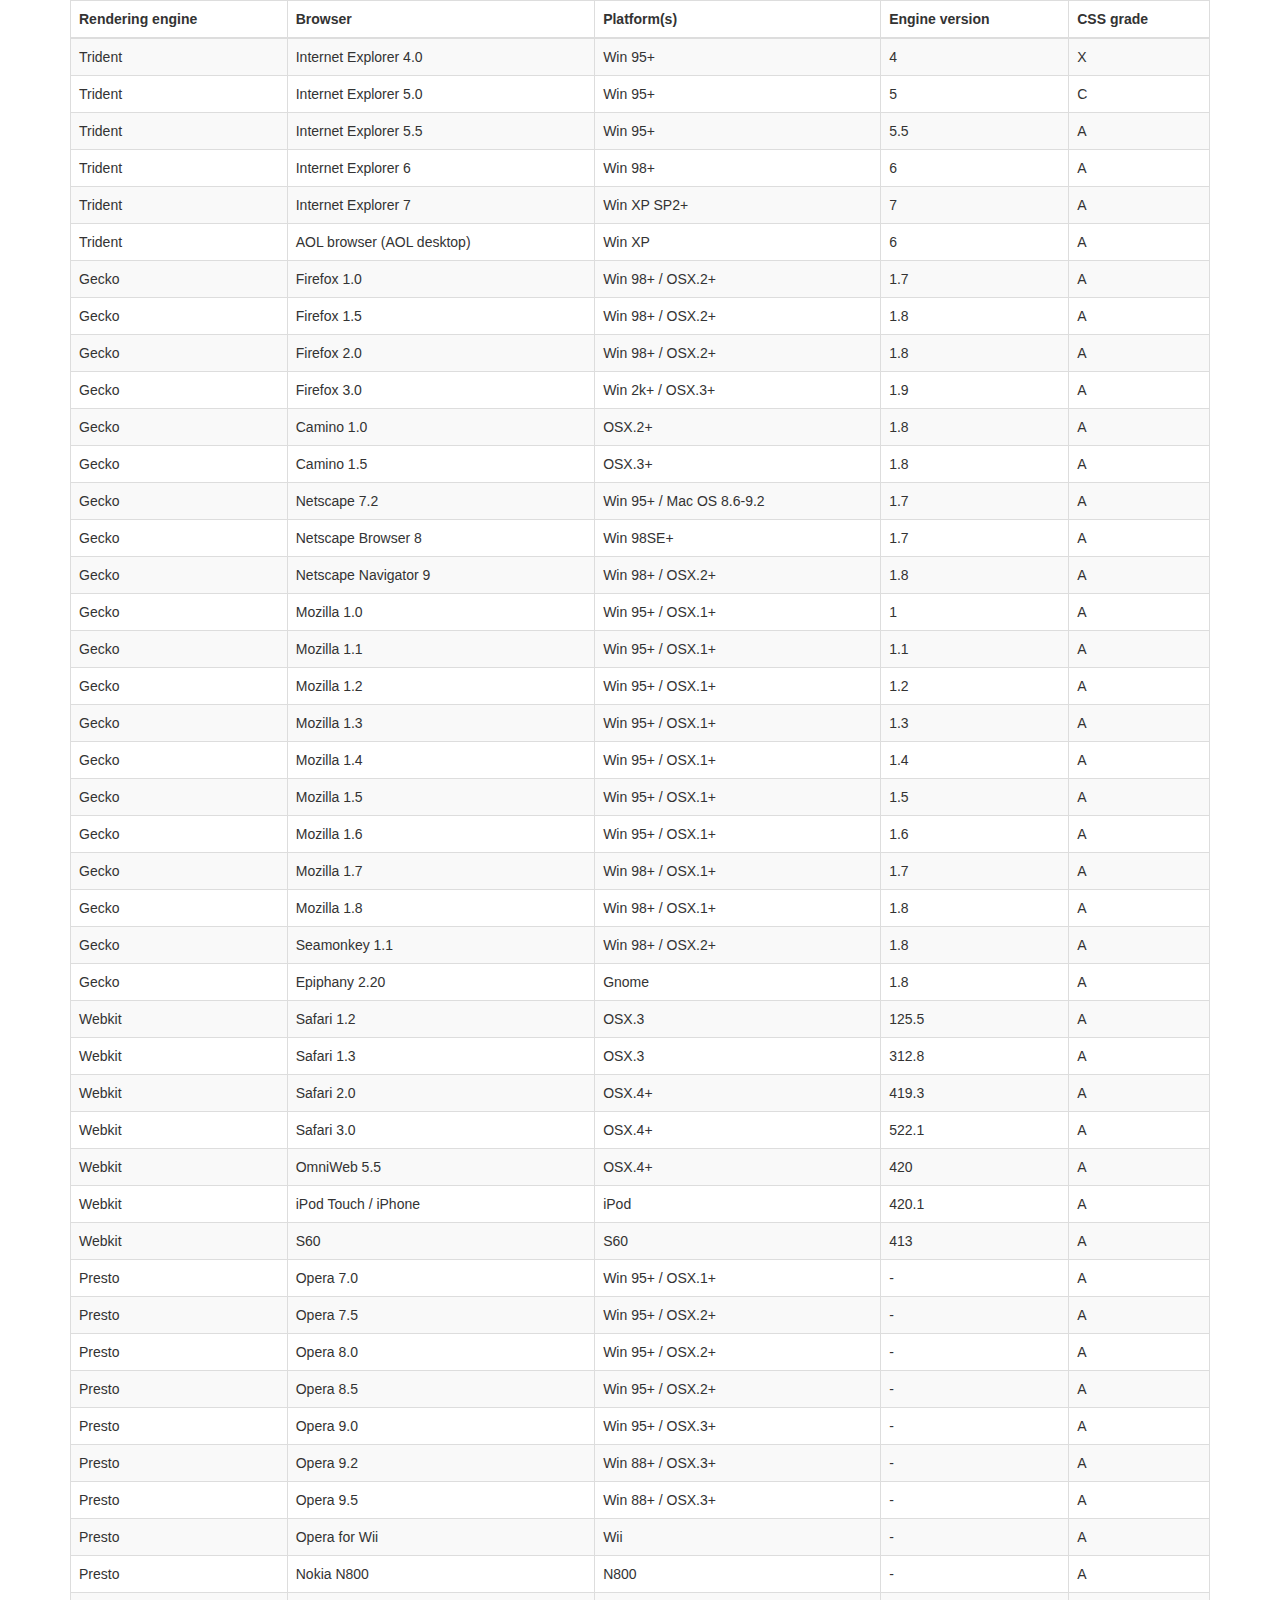
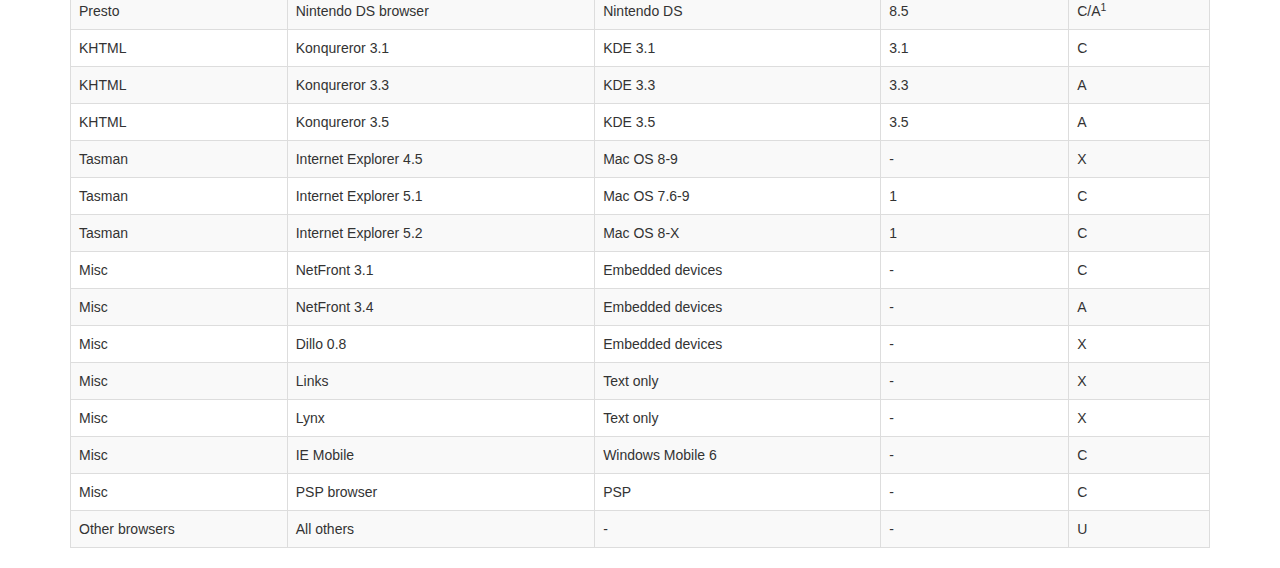
<file: RestWebService/src/main/resources/static/vendor/datatables-plugins/index.html>
<!DOCTYPE HTML PUBLIC "-//W3C//DTD HTML 4.01//EN" "http://www.w3.org/TR/html4/strict.dtd">
<html>
	<head>
		<meta http-equiv="content-type" content="text/html; charset=utf-8" />
		
		<title>DataTables Bootstrap 3 example</title>

		<link rel="stylesheet" type="text/css" href="//maxcdn.bootstrapcdn.com/bootstrap/3.3.0/css/bootstrap.min.css">
		<link rel="stylesheet" type="text/css" href="dataTables.bootstrap.css">

		<script type="text/javascript" language="javascript" src="//code.jquery.com/jquery-1.11.1.min.js"></script>
		<script type="text/javascript" language="javascript" src="//cdn.datatables.net/1.10.3/js/jquery.dataTables.min.js"></script>
		<script type="text/javascript" language="javascript" src="dataTables.bootstrap.js"></script>
		<script type="text/javascript" charset="utf-8">
			$(document).ready(function() {
				$('#example').dataTable();
			} );
		</script>
	</head>
	<body>
		<div class="container">
			
<table cellpadding="0" cellspacing="0" border="0" class="table table-striped table-bordered" id="example">
	<thead>
		<tr>
			<th>Rendering engine</th>
			<th>Browser</th>
			<th>Platform(s)</th>
			<th>Engine version</th>
			<th>CSS grade</th>
		</tr>
	</thead>
	<tbody>
		<tr class="odd gradeX">
			<td>Trident</td>
			<td>Internet
				 Explorer 4.0</td>
			<td>Win 95+</td>
			<td class="center"> 4</td>
			<td class="center">X</td>
		</tr>
		<tr class="even gradeC">
			<td>Trident</td>
			<td>Internet
				 Explorer 5.0</td>
			<td>Win 95+</td>
			<td class="center">5</td>
			<td class="center">C</td>
		</tr>
		<tr class="odd gradeA">
			<td>Trident</td>
			<td>Internet
				 Explorer 5.5</td>
			<td>Win 95+</td>
			<td class="center">5.5</td>
			<td class="center">A</td>
		</tr>
		<tr class="even gradeA">
			<td>Trident</td>
			<td>Internet
				 Explorer 6</td>
			<td>Win 98+</td>
			<td class="center">6</td>
			<td class="center">A</td>
		</tr>
		<tr class="odd gradeA">
			<td>Trident</td>
			<td>Internet Explorer 7</td>
			<td>Win XP SP2+</td>
			<td class="center">7</td>
			<td class="center">A</td>
		</tr>
		<tr class="even gradeA">
			<td>Trident</td>
			<td>AOL browser (AOL desktop)</td>
			<td>Win XP</td>
			<td class="center">6</td>
			<td class="center">A</td>
		</tr>
		<tr class="gradeA">
			<td>Gecko</td>
			<td>Firefox 1.0</td>
			<td>Win 98+ / OSX.2+</td>
			<td class="center">1.7</td>
			<td class="center">A</td>
		</tr>
		<tr class="gradeA">
			<td>Gecko</td>
			<td>Firefox 1.5</td>
			<td>Win 98+ / OSX.2+</td>
			<td class="center">1.8</td>
			<td class="center">A</td>
		</tr>
		<tr class="gradeA">
			<td>Gecko</td>
			<td>Firefox 2.0</td>
			<td>Win 98+ / OSX.2+</td>
			<td class="center">1.8</td>
			<td class="center">A</td>
		</tr>
		<tr class="gradeA">
			<td>Gecko</td>
			<td>Firefox 3.0</td>
			<td>Win 2k+ / OSX.3+</td>
			<td class="center">1.9</td>
			<td class="center">A</td>
		</tr>
		<tr class="gradeA">
			<td>Gecko</td>
			<td>Camino 1.0</td>
			<td>OSX.2+</td>
			<td class="center">1.8</td>
			<td class="center">A</td>
		</tr>
		<tr class="gradeA">
			<td>Gecko</td>
			<td>Camino 1.5</td>
			<td>OSX.3+</td>
			<td class="center">1.8</td>
			<td class="center">A</td>
		</tr>
		<tr class="gradeA">
			<td>Gecko</td>
			<td>Netscape 7.2</td>
			<td>Win 95+ / Mac OS 8.6-9.2</td>
			<td class="center">1.7</td>
			<td class="center">A</td>
		</tr>
		<tr class="gradeA">
			<td>Gecko</td>
			<td>Netscape Browser 8</td>
			<td>Win 98SE+</td>
			<td class="center">1.7</td>
			<td class="center">A</td>
		</tr>
		<tr class="gradeA">
			<td>Gecko</td>
			<td>Netscape Navigator 9</td>
			<td>Win 98+ / OSX.2+</td>
			<td class="center">1.8</td>
			<td class="center">A</td>
		</tr>
		<tr class="gradeA">
			<td>Gecko</td>
			<td>Mozilla 1.0</td>
			<td>Win 95+ / OSX.1+</td>
			<td class="center">1</td>
			<td class="center">A</td>
		</tr>
		<tr class="gradeA">
			<td>Gecko</td>
			<td>Mozilla 1.1</td>
			<td>Win 95+ / OSX.1+</td>
			<td class="center">1.1</td>
			<td class="center">A</td>
		</tr>
		<tr class="gradeA">
			<td>Gecko</td>
			<td>Mozilla 1.2</td>
			<td>Win 95+ / OSX.1+</td>
			<td class="center">1.2</td>
			<td class="center">A</td>
		</tr>
		<tr class="gradeA">
			<td>Gecko</td>
			<td>Mozilla 1.3</td>
			<td>Win 95+ / OSX.1+</td>
			<td class="center">1.3</td>
			<td class="center">A</td>
		</tr>
		<tr class="gradeA">
			<td>Gecko</td>
			<td>Mozilla 1.4</td>
			<td>Win 95+ / OSX.1+</td>
			<td class="center">1.4</td>
			<td class="center">A</td>
		</tr>
		<tr class="gradeA">
			<td>Gecko</td>
			<td>Mozilla 1.5</td>
			<td>Win 95+ / OSX.1+</td>
			<td class="center">1.5</td>
			<td class="center">A</td>
		</tr>
		<tr class="gradeA">
			<td>Gecko</td>
			<td>Mozilla 1.6</td>
			<td>Win 95+ / OSX.1+</td>
			<td class="center">1.6</td>
			<td class="center">A</td>
		</tr>
		<tr class="gradeA">
			<td>Gecko</td>
			<td>Mozilla 1.7</td>
			<td>Win 98+ / OSX.1+</td>
			<td class="center">1.7</td>
			<td class="center">A</td>
		</tr>
		<tr class="gradeA">
			<td>Gecko</td>
			<td>Mozilla 1.8</td>
			<td>Win 98+ / OSX.1+</td>
			<td class="center">1.8</td>
			<td class="center">A</td>
		</tr>
		<tr class="gradeA">
			<td>Gecko</td>
			<td>Seamonkey 1.1</td>
			<td>Win 98+ / OSX.2+</td>
			<td class="center">1.8</td>
			<td class="center">A</td>
		</tr>
		<tr class="gradeA">
			<td>Gecko</td>
			<td>Epiphany 2.20</td>
			<td>Gnome</td>
			<td class="center">1.8</td>
			<td class="center">A</td>
		</tr>
		<tr class="gradeA">
			<td>Webkit</td>
			<td>Safari 1.2</td>
			<td>OSX.3</td>
			<td class="center">125.5</td>
			<td class="center">A</td>
		</tr>
		<tr class="gradeA">
			<td>Webkit</td>
			<td>Safari 1.3</td>
			<td>OSX.3</td>
			<td class="center">312.8</td>
			<td class="center">A</td>
		</tr>
		<tr class="gradeA">
			<td>Webkit</td>
			<td>Safari 2.0</td>
			<td>OSX.4+</td>
			<td class="center">419.3</td>
			<td class="center">A</td>
		</tr>
		<tr class="gradeA">
			<td>Webkit</td>
			<td>Safari 3.0</td>
			<td>OSX.4+</td>
			<td class="center">522.1</td>
			<td class="center">A</td>
		</tr>
		<tr class="gradeA">
			<td>Webkit</td>
			<td>OmniWeb 5.5</td>
			<td>OSX.4+</td>
			<td class="center">420</td>
			<td class="center">A</td>
		</tr>
		<tr class="gradeA">
			<td>Webkit</td>
			<td>iPod Touch / iPhone</td>
			<td>iPod</td>
			<td class="center">420.1</td>
			<td class="center">A</td>
		</tr>
		<tr class="gradeA">
			<td>Webkit</td>
			<td>S60</td>
			<td>S60</td>
			<td class="center">413</td>
			<td class="center">A</td>
		</tr>
		<tr class="gradeA">
			<td>Presto</td>
			<td>Opera 7.0</td>
			<td>Win 95+ / OSX.1+</td>
			<td class="center">-</td>
			<td class="center">A</td>
		</tr>
		<tr class="gradeA">
			<td>Presto</td>
			<td>Opera 7.5</td>
			<td>Win 95+ / OSX.2+</td>
			<td class="center">-</td>
			<td class="center">A</td>
		</tr>
		<tr class="gradeA">
			<td>Presto</td>
			<td>Opera 8.0</td>
			<td>Win 95+ / OSX.2+</td>
			<td class="center">-</td>
			<td class="center">A</td>
		</tr>
		<tr class="gradeA">
			<td>Presto</td>
			<td>Opera 8.5</td>
			<td>Win 95+ / OSX.2+</td>
			<td class="center">-</td>
			<td class="center">A</td>
		</tr>
		<tr class="gradeA">
			<td>Presto</td>
			<td>Opera 9.0</td>
			<td>Win 95+ / OSX.3+</td>
			<td class="center">-</td>
			<td class="center">A</td>
		</tr>
		<tr class="gradeA">
			<td>Presto</td>
			<td>Opera 9.2</td>
			<td>Win 88+ / OSX.3+</td>
			<td class="center">-</td>
			<td class="center">A</td>
		</tr>
		<tr class="gradeA">
			<td>Presto</td>
			<td>Opera 9.5</td>
			<td>Win 88+ / OSX.3+</td>
			<td class="center">-</td>
			<td class="center">A</td>
		</tr>
		<tr class="gradeA">
			<td>Presto</td>
			<td>Opera for Wii</td>
			<td>Wii</td>
			<td class="center">-</td>
			<td class="center">A</td>
		</tr>
		<tr class="gradeA">
			<td>Presto</td>
			<td>Nokia N800</td>
			<td>N800</td>
			<td class="center">-</td>
			<td class="center">A</td>
		</tr>
		<tr class="gradeA">
			<td>Presto</td>
			<td>Nintendo DS browser</td>
			<td>Nintendo DS</td>
			<td class="center">8.5</td>
			<td class="center">C/A<sup>1</sup></td>
		</tr>
		<tr class="gradeC">
			<td>KHTML</td>
			<td>Konqureror 3.1</td>
			<td>KDE 3.1</td>
			<td class="center">3.1</td>
			<td class="center">C</td>
		</tr>
		<tr class="gradeA">
			<td>KHTML</td>
			<td>Konqureror 3.3</td>
			<td>KDE 3.3</td>
			<td class="center">3.3</td>
			<td class="center">A</td>
		</tr>
		<tr class="gradeA">
			<td>KHTML</td>
			<td>Konqureror 3.5</td>
			<td>KDE 3.5</td>
			<td class="center">3.5</td>
			<td class="center">A</td>
		</tr>
		<tr class="gradeX">
			<td>Tasman</td>
			<td>Internet Explorer 4.5</td>
			<td>Mac OS 8-9</td>
			<td class="center">-</td>
			<td class="center">X</td>
		</tr>
		<tr class="gradeC">
			<td>Tasman</td>
			<td>Internet Explorer 5.1</td>
			<td>Mac OS 7.6-9</td>
			<td class="center">1</td>
			<td class="center">C</td>
		</tr>
		<tr class="gradeC">
			<td>Tasman</td>
			<td>Internet Explorer 5.2</td>
			<td>Mac OS 8-X</td>
			<td class="center">1</td>
			<td class="center">C</td>
		</tr>
		<tr class="gradeA">
			<td>Misc</td>
			<td>NetFront 3.1</td>
			<td>Embedded devices</td>
			<td class="center">-</td>
			<td class="center">C</td>
		</tr>
		<tr class="gradeA">
			<td>Misc</td>
			<td>NetFront 3.4</td>
			<td>Embedded devices</td>
			<td class="center">-</td>
			<td class="center">A</td>
		</tr>
		<tr class="gradeX">
			<td>Misc</td>
			<td>Dillo 0.8</td>
			<td>Embedded devices</td>
			<td class="center">-</td>
			<td class="center">X</td>
		</tr>
		<tr class="gradeX">
			<td>Misc</td>
			<td>Links</td>
			<td>Text only</td>
			<td class="center">-</td>
			<td class="center">X</td>
		</tr>
		<tr class="gradeX">
			<td>Misc</td>
			<td>Lynx</td>
			<td>Text only</td>
			<td class="center">-</td>
			<td class="center">X</td>
		</tr>
		<tr class="gradeC">
			<td>Misc</td>
			<td>IE Mobile</td>
			<td>Windows Mobile 6</td>
			<td class="center">-</td>
			<td class="center">C</td>
		</tr>
		<tr class="gradeC">
			<td>Misc</td>
			<td>PSP browser</td>
			<td>PSP</td>
			<td class="center">-</td>
			<td class="center">C</td>
		</tr>
		<tr class="gradeU">
			<td>Other browsers</td>
			<td>All others</td>
			<td>-</td>
			<td class="center">-</td>
			<td class="center">U</td>
		</tr>
	</tbody>
</table>
			
		</div>
	</body>
</html>
</file>
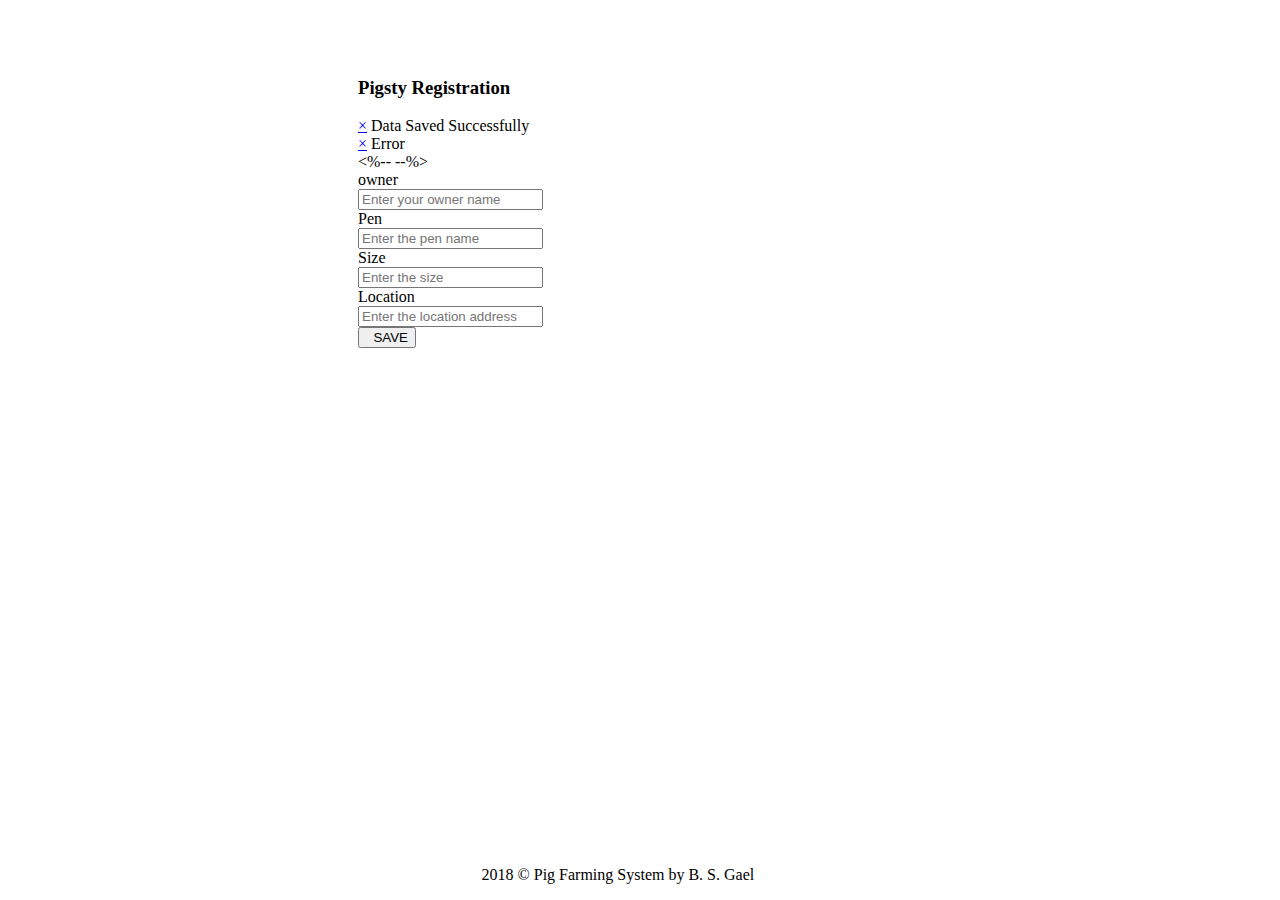
<file: RestWebService/src/main/resources/templates/save.html>
<!DOCTYPE html>
<html lang="en" xmlns:th="http://www.w3.org/1999/xhtml">
<head th:replace="common/header :: common-header"/>
<body roleId="page-top" data-spy="scroll" data-target=".navbar-fixed-top"> 
<!-- <meta charset="ISO-8859-1"> -->
<!-- <title>Pig Farming System</title> -->
</head>
<body>
	<div class="container">
		<div class="row main">
			<div class="row" style="padding-left: 350px; padding-top: 50px;">
				<h3 style="font-family: Times New Roman;">Pigsty Registration</h3>
				<div th:if="${param.flagsaved}"
					class="alert alert-success alert-dismissable" role="alert"
					style="width: 400px">
					<a href="#" class="close" data-dismiss="alert">&times;</a> <span>Data
						Saved Successfully</span>
				</div>
				<div th:if="${param.error}"
					class="alert alert-danger alert-dismissable" role="alert"
					style="width: 400px">
					<a href="#" class="close" data-dismiss="alert">&times;</a> <span>Error</span>
				</div>
				<form method="post" th:action="@{/save}">
					<%-- <input type="hidden" name="id" th:value="${user.id}" /> --%>

					<div class="form-group" style="font-family: Times New Roman;">
						<label for="firstName">owner</label>
						<div class="cols-sm-10">
							<div class="input-group">
								<span class="input-group-addon"><i class="fa fa-user fa"
									aria-hidden="true"></i></span> <input type="text" class="form-control"
									th:value="${pi.owner}" id="owner" name="owner" roleId="owner"
									placeholder="Enter your owner name" required="required" />
							</div>
						</div>
					</div>

					<div class="form-group" style="font-family: Times New Roman;">
						<label for="lastName" class="cols-sm-2 control-label">Pen</label>
						<div class="cols-sm-10">
							<div class="input-group">
								<span class="input-group-addon"><i class="fa fa-user fa"
									aria-hidden="true"></i></span> <input type="text" class="form-control"
									th:value="${pi.pen}" id="pen" name="pen" roleId="pen"
									placeholder="Enter the pen name" required="required" />
							</div>
						</div>
					</div>


					<div class="form-group" style="font-family: Times New Roman;">
						<label for="lastName" class="cols-sm-2 control-label">Size</label>
						<div class="cols-sm-10">
							<div class="input-group">
								<span class="input-group-addon"><i class="fa fa-user fa"
									aria-hidden="true"></i></span> <input type="text" class="form-control"
									th:value="${pi.meters}" id="meters" name="meters"
									roleId="meters" placeholder="Enter the size"
									required="required" />
							</div>
						</div>
					</div>
					<div class="form-group" style="font-family: Times New Roman;">
						<label for="lastName" class="cols-sm-2 control-label">Location</label>
						<div class="cols-sm-10">
							<div class="input-group">
								<span class="input-group-addon"><i class="fa fa-user fa"
									aria-hidden="true"></i></span> <input type="text" class="form-control"
									th:value="${pi.location}" id="location" name="location"
									roleId="location" placeholder="Enter the location address"
									required="required" />
							</div>
						</div>
					</div>



					<div class="form-group ">
						<button type="submit"
							class="btn btn-primary btn-block fa fa-edit fa">&nbsp;
							SAVE</button>
					</div>

				</form>
			</div>
		</div>
	</div>
	<br />
	<nav class="navbar navbar-default" style="background-color: #e5e8df;"
		role="navigation">
		<p
			style="padding-left: 37%; position: absolute; bottom: 0; width: 100%">2018
			&copy; Pig Farming System by B. S. Gael</p>
	</nav>
	<div th:replace="common/header :: body-bottom-scripts"></div>
</body>
</html>
</file>
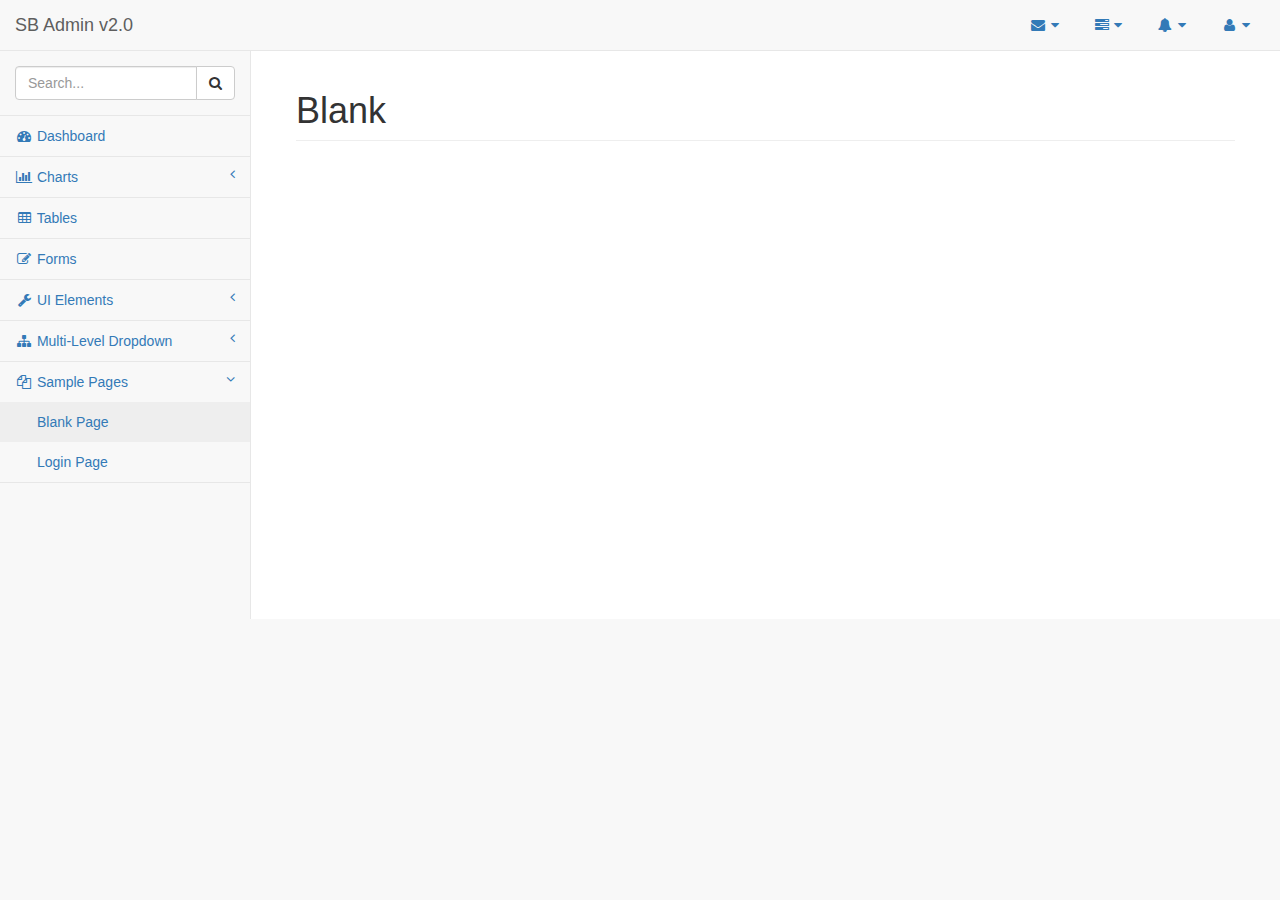
<file: RestWebService/src/main/resources/static/startbootstrap-sb-admin-2-gh-pages/pages/blank.html>
<!DOCTYPE html>
<html lang="en">

<head>

    <meta charset="utf-8">
    <meta http-equiv="X-UA-Compatible" content="IE=edge">
    <meta name="viewport" content="width=device-width, initial-scale=1">
    <meta name="description" content="">
    <meta name="author" content="">

    <title>SB Admin 2 - Bootstrap Admin Theme</title>

    <!-- Bootstrap Core CSS -->
    <link href="../vendor/bootstrap/css/bootstrap.min.css" rel="stylesheet">

    <!-- MetisMenu CSS -->
    <link href="../vendor/metisMenu/metisMenu.min.css" rel="stylesheet">

    <!-- Custom CSS -->
    <link href="../dist/css/sb-admin-2.css" rel="stylesheet">

    <!-- Custom Fonts -->
    <link href="../vendor/font-awesome/css/font-awesome.min.css" rel="stylesheet" type="text/css">

    <!-- HTML5 Shim and Respond.js IE8 support of HTML5 elements and media queries -->
    <!-- WARNING: Respond.js doesn't work if you view the page via file:// -->
    <!--[if lt IE 9]>
        <script src="https://oss.maxcdn.com/libs/html5shiv/3.7.0/html5shiv.js"></script>
        <script src="https://oss.maxcdn.com/libs/respond.js/1.4.2/respond.min.js"></script>
    <![endif]-->

</head>

<body>

    <div id="wrapper">

        <!-- Navigation -->
        <nav class="navbar navbar-default navbar-static-top" role="navigation" style="margin-bottom: 0">
            <div class="navbar-header">
                <button type="button" class="navbar-toggle" data-toggle="collapse" data-target=".navbar-collapse">
                    <span class="sr-only">Toggle navigation</span>
                    <span class="icon-bar"></span>
                    <span class="icon-bar"></span>
                    <span class="icon-bar"></span>
                </button>
                <a class="navbar-brand" href="index.html">SB Admin v2.0</a>
            </div>
            <!-- /.navbar-header -->

            <ul class="nav navbar-top-links navbar-right">
                <li class="dropdown">
                    <a class="dropdown-toggle" data-toggle="dropdown" href="#">
                        <i class="fa fa-envelope fa-fw"></i> <i class="fa fa-caret-down"></i>
                    </a>
                    <ul class="dropdown-menu dropdown-messages">
                        <li>
                            <a href="#">
                                <div>
                                    <strong>John Smith</strong>
                                    <span class="pull-right text-muted">
                                        <em>Yesterday</em>
                                    </span>
                                </div>
                                <div>Lorem ipsum dolor sit amet, consectetur adipiscing elit. Pellentesque eleifend...</div>
                            </a>
                        </li>
                        <li class="divider"></li>
                        <li>
                            <a href="#">
                                <div>
                                    <strong>John Smith</strong>
                                    <span class="pull-right text-muted">
                                        <em>Yesterday</em>
                                    </span>
                                </div>
                                <div>Lorem ipsum dolor sit amet, consectetur adipiscing elit. Pellentesque eleifend...</div>
                            </a>
                        </li>
                        <li class="divider"></li>
                        <li>
                            <a href="#">
                                <div>
                                    <strong>John Smith</strong>
                                    <span class="pull-right text-muted">
                                        <em>Yesterday</em>
                                    </span>
                                </div>
                                <div>Lorem ipsum dolor sit amet, consectetur adipiscing elit. Pellentesque eleifend...</div>
                            </a>
                        </li>
                        <li class="divider"></li>
                        <li>
                            <a class="text-center" href="#">
                                <strong>Read All Messages</strong>
                                <i class="fa fa-angle-right"></i>
                            </a>
                        </li>
                    </ul>
                    <!-- /.dropdown-messages -->
                </li>
                <!-- /.dropdown -->
                <li class="dropdown">
                    <a class="dropdown-toggle" data-toggle="dropdown" href="#">
                        <i class="fa fa-tasks fa-fw"></i> <i class="fa fa-caret-down"></i>
                    </a>
                    <ul class="dropdown-menu dropdown-tasks">
                        <li>
                            <a href="#">
                                <div>
                                    <p>
                                        <strong>Task 1</strong>
                                        <span class="pull-right text-muted">40% Complete</span>
                                    </p>
                                    <div class="progress progress-striped active">
                                        <div class="progress-bar progress-bar-success" role="progressbar" aria-valuenow="40" aria-valuemin="0" aria-valuemax="100" style="width: 40%">
                                            <span class="sr-only">40% Complete (success)</span>
                                        </div>
                                    </div>
                                </div>
                            </a>
                        </li>
                        <li class="divider"></li>
                        <li>
                            <a href="#">
                                <div>
                                    <p>
                                        <strong>Task 2</strong>
                                        <span class="pull-right text-muted">20% Complete</span>
                                    </p>
                                    <div class="progress progress-striped active">
                                        <div class="progress-bar progress-bar-info" role="progressbar" aria-valuenow="20" aria-valuemin="0" aria-valuemax="100" style="width: 20%">
                                            <span class="sr-only">20% Complete</span>
                                        </div>
                                    </div>
                                </div>
                            </a>
                        </li>
                        <li class="divider"></li>
                        <li>
                            <a href="#">
                                <div>
                                    <p>
                                        <strong>Task 3</strong>
                                        <span class="pull-right text-muted">60% Complete</span>
                                    </p>
                                    <div class="progress progress-striped active">
                                        <div class="progress-bar progress-bar-warning" role="progressbar" aria-valuenow="60" aria-valuemin="0" aria-valuemax="100" style="width: 60%">
                                            <span class="sr-only">60% Complete (warning)</span>
                                        </div>
                                    </div>
                                </div>
                            </a>
                        </li>
                        <li class="divider"></li>
                        <li>
                            <a href="#">
                                <div>
                                    <p>
                                        <strong>Task 4</strong>
                                        <span class="pull-right text-muted">80% Complete</span>
                                    </p>
                                    <div class="progress progress-striped active">
                                        <div class="progress-bar progress-bar-danger" role="progressbar" aria-valuenow="80" aria-valuemin="0" aria-valuemax="100" style="width: 80%">
                                            <span class="sr-only">80% Complete (danger)</span>
                                        </div>
                                    </div>
                                </div>
                            </a>
                        </li>
                        <li class="divider"></li>
                        <li>
                            <a class="text-center" href="#">
                                <strong>See All Tasks</strong>
                                <i class="fa fa-angle-right"></i>
                            </a>
                        </li>
                    </ul>
                    <!-- /.dropdown-tasks -->
                </li>
                <!-- /.dropdown -->
                <li class="dropdown">
                    <a class="dropdown-toggle" data-toggle="dropdown" href="#">
                        <i class="fa fa-bell fa-fw"></i> <i class="fa fa-caret-down"></i>
                    </a>
                    <ul class="dropdown-menu dropdown-alerts">
                        <li>
                            <a href="#">
                                <div>
                                    <i class="fa fa-comment fa-fw"></i> New Comment
                                    <span class="pull-right text-muted small">4 minutes ago</span>
                                </div>
                            </a>
                        </li>
                        <li class="divider"></li>
                        <li>
                            <a href="#">
                                <div>
                                    <i class="fa fa-twitter fa-fw"></i> 3 New Followers
                                    <span class="pull-right text-muted small">12 minutes ago</span>
                                </div>
                            </a>
                        </li>
                        <li class="divider"></li>
                        <li>
                            <a href="#">
                                <div>
                                    <i class="fa fa-envelope fa-fw"></i> Message Sent
                                    <span class="pull-right text-muted small">4 minutes ago</span>
                                </div>
                            </a>
                        </li>
                        <li class="divider"></li>
                        <li>
                            <a href="#">
                                <div>
                                    <i class="fa fa-tasks fa-fw"></i> New Task
                                    <span class="pull-right text-muted small">4 minutes ago</span>
                                </div>
                            </a>
                        </li>
                        <li class="divider"></li>
                        <li>
                            <a href="#">
                                <div>
                                    <i class="fa fa-upload fa-fw"></i> Server Rebooted
                                    <span class="pull-right text-muted small">4 minutes ago</span>
                                </div>
                            </a>
                        </li>
                        <li class="divider"></li>
                        <li>
                            <a class="text-center" href="#">
                                <strong>See All Alerts</strong>
                                <i class="fa fa-angle-right"></i>
                            </a>
                        </li>
                    </ul>
                    <!-- /.dropdown-alerts -->
                </li>
                <!-- /.dropdown -->
                <li class="dropdown">
                    <a class="dropdown-toggle" data-toggle="dropdown" href="#">
                        <i class="fa fa-user fa-fw"></i> <i class="fa fa-caret-down"></i>
                    </a>
                    <ul class="dropdown-menu dropdown-user">
                        <li><a href="#"><i class="fa fa-user fa-fw"></i> User Profile</a>
                        </li>
                        <li><a href="#"><i class="fa fa-gear fa-fw"></i> Settings</a>
                        </li>
                        <li class="divider"></li>
                        <li><a href="login.html"><i class="fa fa-sign-out fa-fw"></i> Logout</a>
                        </li>
                    </ul>
                    <!-- /.dropdown-user -->
                </li>
                <!-- /.dropdown -->
            </ul>
            <!-- /.navbar-top-links -->

            <div class="navbar-default sidebar" role="navigation">
                <div class="sidebar-nav navbar-collapse">
                    <ul class="nav" id="side-menu">
                        <li class="sidebar-search">
                            <div class="input-group custom-search-form">
                                <input type="text" class="form-control" placeholder="Search...">
                                <span class="input-group-btn">
                                    <button class="btn btn-default" type="button">
                                        <i class="fa fa-search"></i>
                                    </button>
                                </span>
                            </div>
                            <!-- /input-group -->
                        </li>
                        <li>
                            <a href="index.html"><i class="fa fa-dashboard fa-fw"></i> Dashboard</a>
                        </li>
                        <li>
                            <a href="#"><i class="fa fa-bar-chart-o fa-fw"></i> Charts<span class="fa arrow"></span></a>
                            <ul class="nav nav-second-level">
                                <li>
                                    <a href="flot.html">Flot Charts</a>
                                </li>
                                <li>
                                    <a href="morris.html">Morris.js Charts</a>
                                </li>
                            </ul>
                            <!-- /.nav-second-level -->
                        </li>
                        <li>
                            <a href="tables.html"><i class="fa fa-table fa-fw"></i> Tables</a>
                        </li>
                        <li>
                            <a href="forms.html"><i class="fa fa-edit fa-fw"></i> Forms</a>
                        </li>
                        <li>
                            <a href="#"><i class="fa fa-wrench fa-fw"></i> UI Elements<span class="fa arrow"></span></a>
                            <ul class="nav nav-second-level">
                                <li>
                                    <a href="panels-wells.html">Panels and Wells</a>
                                </li>
                                <li>
                                    <a href="buttons.html">Buttons</a>
                                </li>
                                <li>
                                    <a href="notifications.html">Notifications</a>
                                </li>
                                <li>
                                    <a href="typography.html">Typography</a>
                                </li>
                                <li>
                                    <a href="icons.html"> Icons</a>
                                </li>
                                <li>
                                    <a href="grid.html">Grid</a>
                                </li>
                            </ul>
                            <!-- /.nav-second-level -->
                        </li>
                        <li>
                            <a href="#"><i class="fa fa-sitemap fa-fw"></i> Multi-Level Dropdown<span class="fa arrow"></span></a>
                            <ul class="nav nav-second-level">
                                <li>
                                    <a href="#">Second Level Item</a>
                                </li>
                                <li>
                                    <a href="#">Second Level Item</a>
                                </li>
                                <li>
                                    <a href="#">Third Level <span class="fa arrow"></span></a>
                                    <ul class="nav nav-third-level">
                                        <li>
                                            <a href="#">Third Level Item</a>
                                        </li>
                                        <li>
                                            <a href="#">Third Level Item</a>
                                        </li>
                                        <li>
                                            <a href="#">Third Level Item</a>
                                        </li>
                                        <li>
                                            <a href="#">Third Level Item</a>
                                        </li>
                                    </ul>
                                    <!-- /.nav-third-level -->
                                </li>
                            </ul>
                            <!-- /.nav-second-level -->
                        </li>
                        <li class="active">
                            <a href="#"><i class="fa fa-files-o fa-fw"></i> Sample Pages<span class="fa arrow"></span></a>
                            <ul class="nav nav-second-level">
                                <li>
                                    <a class="active" href="blank.html">Blank Page</a>
                                </li>
                                <li>
                                    <a href="login.html">Login Page</a>
                                </li>
                            </ul>
                            <!-- /.nav-second-level -->
                        </li>
                    </ul>
                </div>
                <!-- /.sidebar-collapse -->
            </div>
            <!-- /.navbar-static-side -->
        </nav>

        <!-- Page Content -->
        <div id="page-wrapper">
            <div class="container-fluid">
                <div class="row">
                    <div class="col-lg-12">
                        <h1 class="page-header">Blank</h1>
                    </div>
                    <!-- /.col-lg-12 -->
                </div>
                <!-- /.row -->
            </div>
            <!-- /.container-fluid -->
        </div>
        <!-- /#page-wrapper -->

    </div>
    <!-- /#wrapper -->

    <!-- jQuery -->
    <script src="../vendor/jquery/jquery.min.js"></script>

    <!-- Bootstrap Core JavaScript -->
    <script src="../vendor/bootstrap/js/bootstrap.min.js"></script>

    <!-- Metis Menu Plugin JavaScript -->
    <script src="../vendor/metisMenu/metisMenu.min.js"></script>

    <!-- Custom Theme JavaScript -->
    <script src="../dist/js/sb-admin-2.js"></script>

</body>

</html>
</file>
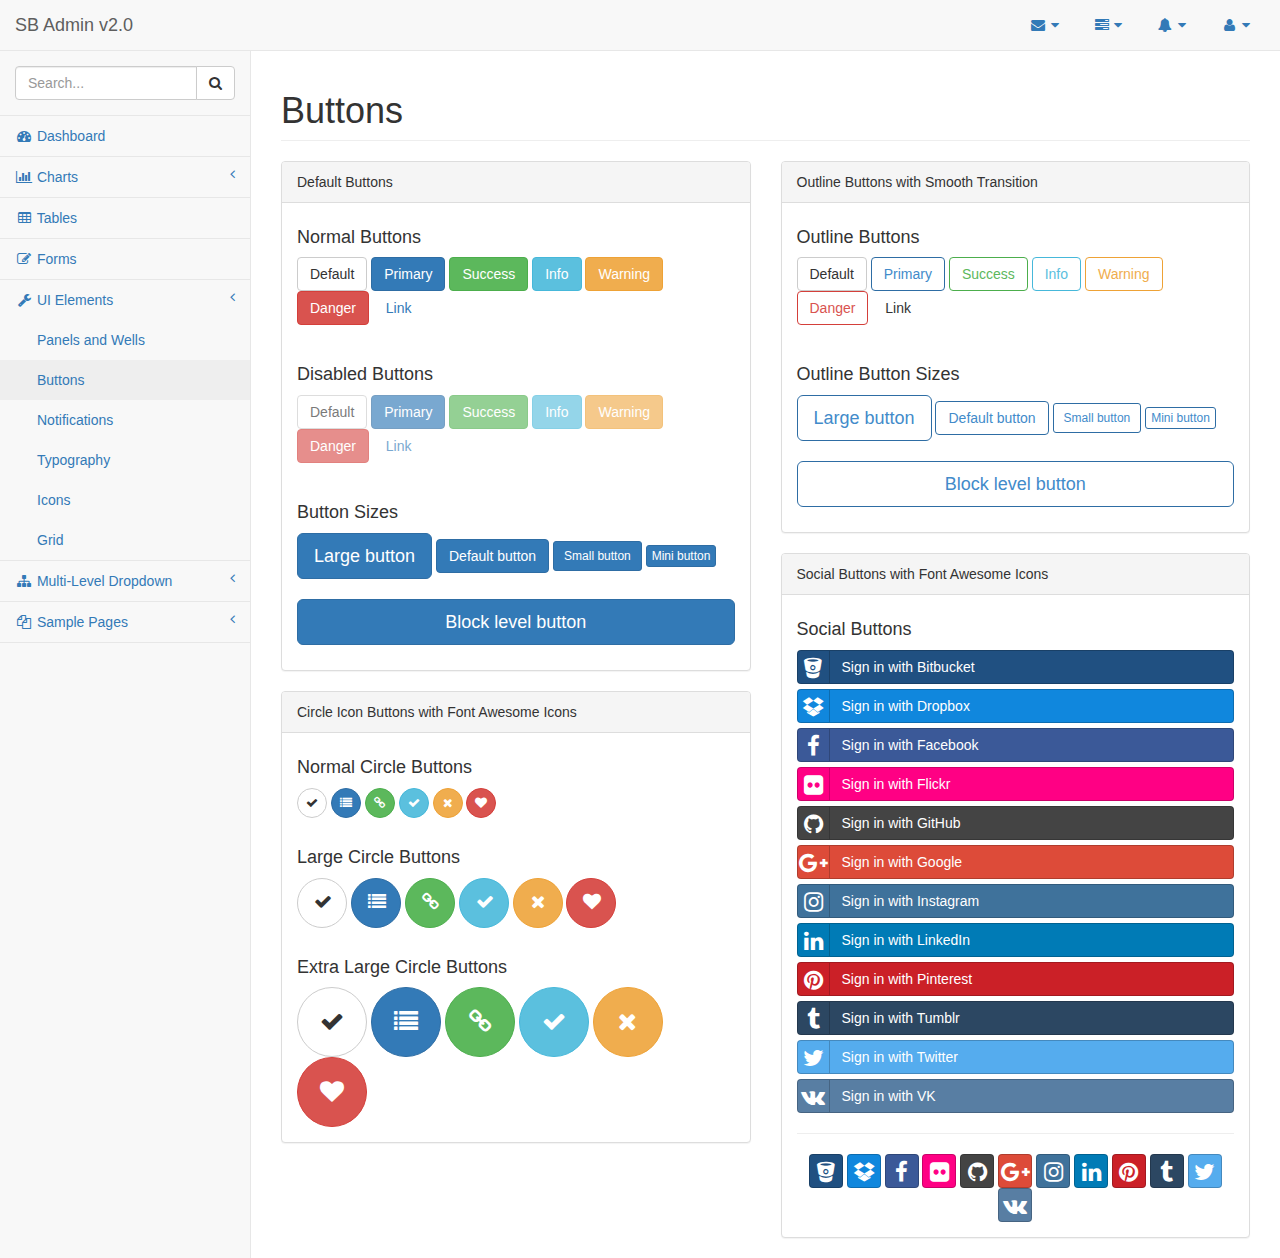
<file: RestWebService/src/main/resources/static/startbootstrap-sb-admin-2-gh-pages/pages/buttons.html>
<!DOCTYPE html>
<html lang="en">

<head>

    <meta charset="utf-8">
    <meta http-equiv="X-UA-Compatible" content="IE=edge">
    <meta name="viewport" content="width=device-width, initial-scale=1">
    <meta name="description" content="">
    <meta name="author" content="">

    <title>SB Admin 2 - Bootstrap Admin Theme</title>

    <!-- Bootstrap Core CSS -->
    <link href="../vendor/bootstrap/css/bootstrap.min.css" rel="stylesheet">

    <!-- MetisMenu CSS -->
    <link href="../vendor/metisMenu/metisMenu.min.css" rel="stylesheet">

    <!-- Social Buttons CSS -->
    <link href="../vendor/bootstrap-social/bootstrap-social.css" rel="stylesheet">

    <!-- Custom CSS -->
    <link href="../dist/css/sb-admin-2.css" rel="stylesheet">

    <!-- Custom Fonts -->
    <link href="../vendor/font-awesome/css/font-awesome.min.css" rel="stylesheet" type="text/css">

    <!-- HTML5 Shim and Respond.js IE8 support of HTML5 elements and media queries -->
    <!-- WARNING: Respond.js doesn't work if you view the page via file:// -->
    <!--[if lt IE 9]>
        <script src="https://oss.maxcdn.com/libs/html5shiv/3.7.0/html5shiv.js"></script>
        <script src="https://oss.maxcdn.com/libs/respond.js/1.4.2/respond.min.js"></script>
    <![endif]-->

</head>

<body>

    <div id="wrapper">

        <!-- Navigation -->
        <nav class="navbar navbar-default navbar-static-top" role="navigation" style="margin-bottom: 0">
            <div class="navbar-header">
                <button type="button" class="navbar-toggle" data-toggle="collapse" data-target=".navbar-collapse">
                    <span class="sr-only">Toggle navigation</span>
                    <span class="icon-bar"></span>
                    <span class="icon-bar"></span>
                    <span class="icon-bar"></span>
                </button>
                <a class="navbar-brand" href="index.html">SB Admin v2.0</a>
            </div>
            <!-- /.navbar-header -->

            <ul class="nav navbar-top-links navbar-right">
                <li class="dropdown">
                    <a class="dropdown-toggle" data-toggle="dropdown" href="#">
                        <i class="fa fa-envelope fa-fw"></i> <i class="fa fa-caret-down"></i>
                    </a>
                    <ul class="dropdown-menu dropdown-messages">
                        <li>
                            <a href="#">
                                <div>
                                    <strong>John Smith</strong>
                                    <span class="pull-right text-muted">
                                        <em>Yesterday</em>
                                    </span>
                                </div>
                                <div>Lorem ipsum dolor sit amet, consectetur adipiscing elit. Pellentesque eleifend...</div>
                            </a>
                        </li>
                        <li class="divider"></li>
                        <li>
                            <a href="#">
                                <div>
                                    <strong>John Smith</strong>
                                    <span class="pull-right text-muted">
                                        <em>Yesterday</em>
                                    </span>
                                </div>
                                <div>Lorem ipsum dolor sit amet, consectetur adipiscing elit. Pellentesque eleifend...</div>
                            </a>
                        </li>
                        <li class="divider"></li>
                        <li>
                            <a href="#">
                                <div>
                                    <strong>John Smith</strong>
                                    <span class="pull-right text-muted">
                                        <em>Yesterday</em>
                                    </span>
                                </div>
                                <div>Lorem ipsum dolor sit amet, consectetur adipiscing elit. Pellentesque eleifend...</div>
                            </a>
                        </li>
                        <li class="divider"></li>
                        <li>
                            <a class="text-center" href="#">
                                <strong>Read All Messages</strong>
                                <i class="fa fa-angle-right"></i>
                            </a>
                        </li>
                    </ul>
                    <!-- /.dropdown-messages -->
                </li>
                <!-- /.dropdown -->
                <li class="dropdown">
                    <a class="dropdown-toggle" data-toggle="dropdown" href="#">
                        <i class="fa fa-tasks fa-fw"></i> <i class="fa fa-caret-down"></i>
                    </a>
                    <ul class="dropdown-menu dropdown-tasks">
                        <li>
                            <a href="#">
                                <div>
                                    <p>
                                        <strong>Task 1</strong>
                                        <span class="pull-right text-muted">40% Complete</span>
                                    </p>
                                    <div class="progress progress-striped active">
                                        <div class="progress-bar progress-bar-success" role="progressbar" aria-valuenow="40" aria-valuemin="0" aria-valuemax="100" style="width: 40%">
                                            <span class="sr-only">40% Complete (success)</span>
                                        </div>
                                    </div>
                                </div>
                            </a>
                        </li>
                        <li class="divider"></li>
                        <li>
                            <a href="#">
                                <div>
                                    <p>
                                        <strong>Task 2</strong>
                                        <span class="pull-right text-muted">20% Complete</span>
                                    </p>
                                    <div class="progress progress-striped active">
                                        <div class="progress-bar progress-bar-info" role="progressbar" aria-valuenow="20" aria-valuemin="0" aria-valuemax="100" style="width: 20%">
                                            <span class="sr-only">20% Complete</span>
                                        </div>
                                    </div>
                                </div>
                            </a>
                        </li>
                        <li class="divider"></li>
                        <li>
                            <a href="#">
                                <div>
                                    <p>
                                        <strong>Task 3</strong>
                                        <span class="pull-right text-muted">60% Complete</span>
                                    </p>
                                    <div class="progress progress-striped active">
                                        <div class="progress-bar progress-bar-warning" role="progressbar" aria-valuenow="60" aria-valuemin="0" aria-valuemax="100" style="width: 60%">
                                            <span class="sr-only">60% Complete (warning)</span>
                                        </div>
                                    </div>
                                </div>
                            </a>
                        </li>
                        <li class="divider"></li>
                        <li>
                            <a href="#">
                                <div>
                                    <p>
                                        <strong>Task 4</strong>
                                        <span class="pull-right text-muted">80% Complete</span>
                                    </p>
                                    <div class="progress progress-striped active">
                                        <div class="progress-bar progress-bar-danger" role="progressbar" aria-valuenow="80" aria-valuemin="0" aria-valuemax="100" style="width: 80%">
                                            <span class="sr-only">80% Complete (danger)</span>
                                        </div>
                                    </div>
                                </div>
                            </a>
                        </li>
                        <li class="divider"></li>
                        <li>
                            <a class="text-center" href="#">
                                <strong>See All Tasks</strong>
                                <i class="fa fa-angle-right"></i>
                            </a>
                        </li>
                    </ul>
                    <!-- /.dropdown-tasks -->
                </li>
                <!-- /.dropdown -->
                <li class="dropdown">
                    <a class="dropdown-toggle" data-toggle="dropdown" href="#">
                        <i class="fa fa-bell fa-fw"></i> <i class="fa fa-caret-down"></i>
                    </a>
                    <ul class="dropdown-menu dropdown-alerts">
                        <li>
                            <a href="#">
                                <div>
                                    <i class="fa fa-comment fa-fw"></i> New Comment
                                    <span class="pull-right text-muted small">4 minutes ago</span>
                                </div>
                            </a>
                        </li>
                        <li class="divider"></li>
                        <li>
                            <a href="#">
                                <div>
                                    <i class="fa fa-twitter fa-fw"></i> 3 New Followers
                                    <span class="pull-right text-muted small">12 minutes ago</span>
                                </div>
                            </a>
                        </li>
                        <li class="divider"></li>
                        <li>
                            <a href="#">
                                <div>
                                    <i class="fa fa-envelope fa-fw"></i> Message Sent
                                    <span class="pull-right text-muted small">4 minutes ago</span>
                                </div>
                            </a>
                        </li>
                        <li class="divider"></li>
                        <li>
                            <a href="#">
                                <div>
                                    <i class="fa fa-tasks fa-fw"></i> New Task
                                    <span class="pull-right text-muted small">4 minutes ago</span>
                                </div>
                            </a>
                        </li>
                        <li class="divider"></li>
                        <li>
                            <a href="#">
                                <div>
                                    <i class="fa fa-upload fa-fw"></i> Server Rebooted
                                    <span class="pull-right text-muted small">4 minutes ago</span>
                                </div>
                            </a>
                        </li>
                        <li class="divider"></li>
                        <li>
                            <a class="text-center" href="#">
                                <strong>See All Alerts</strong>
                                <i class="fa fa-angle-right"></i>
                            </a>
                        </li>
                    </ul>
                    <!-- /.dropdown-alerts -->
                </li>
                <!-- /.dropdown -->
                <li class="dropdown">
                    <a class="dropdown-toggle" data-toggle="dropdown" href="#">
                        <i class="fa fa-user fa-fw"></i> <i class="fa fa-caret-down"></i>
                    </a>
                    <ul class="dropdown-menu dropdown-user">
                        <li><a href="#"><i class="fa fa-user fa-fw"></i> User Profile</a>
                        </li>
                        <li><a href="#"><i class="fa fa-gear fa-fw"></i> Settings</a>
                        </li>
                        <li class="divider"></li>
                        <li><a href="login.html"><i class="fa fa-sign-out fa-fw"></i> Logout</a>
                        </li>
                    </ul>
                    <!-- /.dropdown-user -->
                </li>
                <!-- /.dropdown -->
            </ul>
            <!-- /.navbar-top-links -->

            <div class="navbar-default sidebar" role="navigation">
                <div class="sidebar-nav navbar-collapse">
                    <ul class="nav" id="side-menu">
                        <li class="sidebar-search">
                            <div class="input-group custom-search-form">
                                <input type="text" class="form-control" placeholder="Search...">
                                <span class="input-group-btn">
                                <button class="btn btn-default" type="button">
                                    <i class="fa fa-search"></i>
                                </button>
                            </span>
                            </div>
                            <!-- /input-group -->
                        </li>
                        <li>
                            <a href="index.html"><i class="fa fa-dashboard fa-fw"></i> Dashboard</a>
                        </li>
                        <li>
                            <a href="#"><i class="fa fa-bar-chart-o fa-fw"></i> Charts<span class="fa arrow"></span></a>
                            <ul class="nav nav-second-level">
                                <li>
                                    <a href="flot.html">Flot Charts</a>
                                </li>
                                <li>
                                    <a href="morris.html">Morris.js Charts</a>
                                </li>
                            </ul>
                            <!-- /.nav-second-level -->
                        </li>
                        <li>
                            <a href="tables.html"><i class="fa fa-table fa-fw"></i> Tables</a>
                        </li>
                        <li>
                            <a href="forms.html"><i class="fa fa-edit fa-fw"></i> Forms</a>
                        </li>
                        <li>
                            <a href="#"><i class="fa fa-wrench fa-fw"></i> UI Elements<span class="fa arrow"></span></a>
                            <ul class="nav nav-second-level">
                                <li>
                                    <a href="panels-wells.html">Panels and Wells</a>
                                </li>
                                <li>
                                    <a href="buttons.html">Buttons</a>
                                </li>
                                <li>
                                    <a href="notifications.html">Notifications</a>
                                </li>
                                <li>
                                    <a href="typography.html">Typography</a>
                                </li>
                                <li>
                                    <a href="icons.html"> Icons</a>
                                </li>
                                <li>
                                    <a href="grid.html">Grid</a>
                                </li>
                            </ul>
                            <!-- /.nav-second-level -->
                        </li>
                        <li>
                            <a href="#"><i class="fa fa-sitemap fa-fw"></i> Multi-Level Dropdown<span class="fa arrow"></span></a>
                            <ul class="nav nav-second-level">
                                <li>
                                    <a href="#">Second Level Item</a>
                                </li>
                                <li>
                                    <a href="#">Second Level Item</a>
                                </li>
                                <li>
                                    <a href="#">Third Level <span class="fa arrow"></span></a>
                                    <ul class="nav nav-third-level">
                                        <li>
                                            <a href="#">Third Level Item</a>
                                        </li>
                                        <li>
                                            <a href="#">Third Level Item</a>
                                        </li>
                                        <li>
                                            <a href="#">Third Level Item</a>
                                        </li>
                                        <li>
                                            <a href="#">Third Level Item</a>
                                        </li>
                                    </ul>
                                    <!-- /.nav-third-level -->
                                </li>
                            </ul>
                            <!-- /.nav-second-level -->
                        </li>
                        <li>
                            <a href="#"><i class="fa fa-files-o fa-fw"></i> Sample Pages<span class="fa arrow"></span></a>
                            <ul class="nav nav-second-level">
                                <li>
                                    <a href="blank.html">Blank Page</a>
                                </li>
                                <li>
                                    <a href="login.html">Login Page</a>
                                </li>
                            </ul>
                            <!-- /.nav-second-level -->
                        </li>
                    </ul>
                </div>
                <!-- /.sidebar-collapse -->
            </div>
            <!-- /.navbar-static-side -->
        </nav>

        <!-- Page Content -->
        <div id="page-wrapper">
            <div class="row">
                <div class="col-lg-12">
                    <h1 class="page-header">Buttons</h1>
                </div>
                <!-- /.col-lg-12 -->
            </div>
            <!-- /.row -->
            <div class="row">
                <div class="col-lg-6">
                    <div class="panel panel-default">
                        <div class="panel-heading">
                            Default Buttons
                        </div>
                        <!-- /.panel-heading -->
                        <div class="panel-body">
                            <h4>Normal Buttons</h4>
                            <p>
                                <button type="button" class="btn btn-default">Default</button>
                                <button type="button" class="btn btn-primary">Primary</button>
                                <button type="button" class="btn btn-success">Success</button>
                                <button type="button" class="btn btn-info">Info</button>
                                <button type="button" class="btn btn-warning">Warning</button>
                                <button type="button" class="btn btn-danger">Danger</button>
                                <button type="button" class="btn btn-link">Link</button>
                            </p>
                            <br>
                            <h4>Disabled Buttons</h4>
                            <p>
                                <button type="button" class="btn btn-default disabled">Default</button>
                                <button type="button" class="btn btn-primary disabled">Primary</button>
                                <button type="button" class="btn btn-success disabled">Success</button>
                                <button type="button" class="btn btn-info disabled">Info</button>
                                <button type="button" class="btn btn-warning disabled">Warning</button>
                                <button type="button" class="btn btn-danger disabled">Danger</button>
                                <button type="button" class="btn btn-link disabled">Link</button>
                            </p>
                            <br>
                            <h4>Button Sizes</h4>
                            <p>
                                <button type="button" class="btn btn-primary btn-lg">Large button</button>
                                <button type="button" class="btn btn-primary">Default button</button>
                                <button type="button" class="btn btn-primary btn-sm">Small button</button>
                                <button type="button" class="btn btn-primary btn-xs">Mini button</button>
                                <br>
                                <br>
                                <button type="button" class="btn btn-primary btn-lg btn-block">Block level button</button>
                            </p>
                        </div>
                        <!-- /.panel-body -->
                    </div>
                    <!-- /.panel -->
                    <div class="panel panel-default">
                        <div class="panel-heading">
                            Circle Icon Buttons with Font Awesome Icons
                        </div>
                        <!-- /.panel-heading -->
                        <div class="panel-body">
                            <h4>Normal Circle Buttons</h4>
                            <button type="button" class="btn btn-default btn-circle"><i class="fa fa-check"></i>
                            </button>
                            <button type="button" class="btn btn-primary btn-circle"><i class="fa fa-list"></i>
                            </button>
                            <button type="button" class="btn btn-success btn-circle"><i class="fa fa-link"></i>
                            </button>
                            <button type="button" class="btn btn-info btn-circle"><i class="fa fa-check"></i>
                            </button>
                            <button type="button" class="btn btn-warning btn-circle"><i class="fa fa-times"></i>
                            </button>
                            <button type="button" class="btn btn-danger btn-circle"><i class="fa fa-heart"></i>
                            </button>
                            <br>
                            <br>
                            <h4>Large Circle Buttons</h4>
                            <button type="button" class="btn btn-default btn-circle btn-lg"><i class="fa fa-check"></i>
                            </button>
                            <button type="button" class="btn btn-primary btn-circle btn-lg"><i class="fa fa-list"></i>
                            </button>
                            <button type="button" class="btn btn-success btn-circle btn-lg"><i class="fa fa-link"></i>
                            </button>
                            <button type="button" class="btn btn-info btn-circle btn-lg"><i class="fa fa-check"></i>
                            </button>
                            <button type="button" class="btn btn-warning btn-circle btn-lg"><i class="fa fa-times"></i>
                            </button>
                            <button type="button" class="btn btn-danger btn-circle btn-lg"><i class="fa fa-heart"></i>
                            </button>
                            <br>
                            <br>
                            <h4>Extra Large Circle Buttons</h4>
                            <button type="button" class="btn btn-default btn-circle btn-xl"><i class="fa fa-check"></i>
                            </button>
                            <button type="button" class="btn btn-primary btn-circle btn-xl"><i class="fa fa-list"></i>
                            </button>
                            <button type="button" class="btn btn-success btn-circle btn-xl"><i class="fa fa-link"></i>
                            </button>
                            <button type="button" class="btn btn-info btn-circle btn-xl"><i class="fa fa-check"></i>
                            </button>
                            <button type="button" class="btn btn-warning btn-circle btn-xl"><i class="fa fa-times"></i>
                            </button>
                            <button type="button" class="btn btn-danger btn-circle btn-xl"><i class="fa fa-heart"></i>
                            </button>
                        </div>
                        <!-- /.panel-body -->
                    </div>
                    <!-- /.panel -->
                </div>
                <!-- /.col-lg-6 -->
                <div class="col-lg-6">
                    <div class="panel panel-default">
                        <div class="panel-heading">
                            Outline Buttons with Smooth Transition
                        </div>
                        <!-- /.panel-heading -->
                        <div class="panel-body">
                            <h4>Outline Buttons</h4>
                            <p>
                                <button type="button" class="btn btn-outline btn-default">Default</button>
                                <button type="button" class="btn btn-outline btn-primary">Primary</button>
                                <button type="button" class="btn btn-outline btn-success">Success</button>
                                <button type="button" class="btn btn-outline btn-info">Info</button>
                                <button type="button" class="btn btn-outline btn-warning">Warning</button>
                                <button type="button" class="btn btn-outline btn-danger">Danger</button>
                                <button type="button" class="btn btn-outline btn-link">Link</button>
                            </p>
                            <br>
                            <h4>Outline Button Sizes</h4>
                            <p>
                                <button type="button" class="btn btn-outline btn-primary btn-lg">Large button</button>
                                <button type="button" class="btn btn-outline btn-primary">Default button</button>
                                <button type="button" class="btn btn-outline btn-primary btn-sm">Small button</button>
                                <button type="button" class="btn btn-outline btn-primary btn-xs">Mini button</button>
                                <br>
                                <br>
                                <button type="button" class="btn btn-outline btn-primary btn-lg btn-block">Block level button</button>
                            </p>
                        </div>
                        <!-- /.panel-body -->
                    </div>
                    <!-- /.panel -->
                    <div class="panel panel-default">
                        <div class="panel-heading">
                            Social Buttons with Font Awesome Icons
                        </div>
                        <!-- /.panel-heading -->
                        <div class="panel-body">
                            <h4>Social Buttons</h4>
                            <a class="btn btn-block btn-social btn-bitbucket">
                                <i class="fa fa-bitbucket"></i> Sign in with Bitbucket
                            </a>
                            <a class="btn btn-block btn-social btn-dropbox">
                                <i class="fa fa-dropbox"></i> Sign in with Dropbox
                            </a>
                            <a class="btn btn-block btn-social btn-facebook">
                                <i class="fa fa-facebook"></i> Sign in with Facebook
                            </a>
                            <a class="btn btn-block btn-social btn-flickr">
                                <i class="fa fa-flickr"></i> Sign in with Flickr
                            </a>
                            <a class="btn btn-block btn-social btn-github">
                                <i class="fa fa-github"></i> Sign in with GitHub
                            </a>
                            <a class="btn btn-block btn-social btn-google-plus">
                                <i class="fa fa-google-plus"></i> Sign in with Google
                            </a>
                            <a class="btn btn-block btn-social btn-instagram">
                                <i class="fa fa-instagram"></i> Sign in with Instagram
                            </a>
                            <a class="btn btn-block btn-social btn-linkedin">
                                <i class="fa fa-linkedin"></i> Sign in with LinkedIn
                            </a>
                            <a class="btn btn-block btn-social btn-pinterest">
                                <i class="fa fa-pinterest"></i> Sign in with Pinterest
                            </a>
                            <a class="btn btn-block btn-social btn-tumblr">
                                <i class="fa fa-tumblr"></i> Sign in with Tumblr
                            </a>
                            <a class="btn btn-block btn-social btn-twitter">
                                <i class="fa fa-twitter"></i> Sign in with Twitter
                            </a>
                            <a class="btn btn-block btn-social btn-vk">
                                <i class="fa fa-vk"></i> Sign in with VK
                            </a>

                            <hr>

                            <div class="text-center">
                                <a class="btn btn-social-icon btn-bitbucket"><i class="fa fa-bitbucket"></i></a>
                                <a class="btn btn-social-icon btn-dropbox"><i class="fa fa-dropbox"></i></a>
                                <a class="btn btn-social-icon btn-facebook"><i class="fa fa-facebook"></i></a>
                                <a class="btn btn-social-icon btn-flickr"><i class="fa fa-flickr"></i></a>
                                <a class="btn btn-social-icon btn-github"><i class="fa fa-github"></i></a>
                                <a class="btn btn-social-icon btn-google-plus"><i class="fa fa-google-plus"></i></a>
                                <a class="btn btn-social-icon btn-instagram"><i class="fa fa-instagram"></i></a>
                                <a class="btn btn-social-icon btn-linkedin"><i class="fa fa-linkedin"></i></a>
                                <a class="btn btn-social-icon btn-pinterest"><i class="fa fa-pinterest"></i></a>
                                <a class="btn btn-social-icon btn-tumblr"><i class="fa fa-tumblr"></i></a>
                                <a class="btn btn-social-icon btn-twitter"><i class="fa fa-twitter"></i></a>
                                <a class="btn btn-social-icon btn-vk"><i class="fa fa-vk"></i></a>
                            </div>
                        </div>
                        <!-- /.panel-body -->
                    </div>
                    <!-- /.panel -->
                </div>
                <!-- /.col-lg-6 -->
            </div>
            <!-- /.row -->
        </div>
        <!-- /#page-wrapper -->

    </div>
    <!-- /#wrapper -->

    <!-- jQuery -->
    <script src="../vendor/jquery/jquery.min.js"></script>

    <!-- Bootstrap Core JavaScript -->
    <script src="../vendor/bootstrap/js/bootstrap.min.js"></script>

    <!-- Metis Menu Plugin JavaScript -->
    <script src="../vendor/metisMenu/metisMenu.min.js"></script>

    <!-- Custom Theme JavaScript -->
    <script src="../dist/js/sb-admin-2.js"></script>

</body>

</html>
</file>
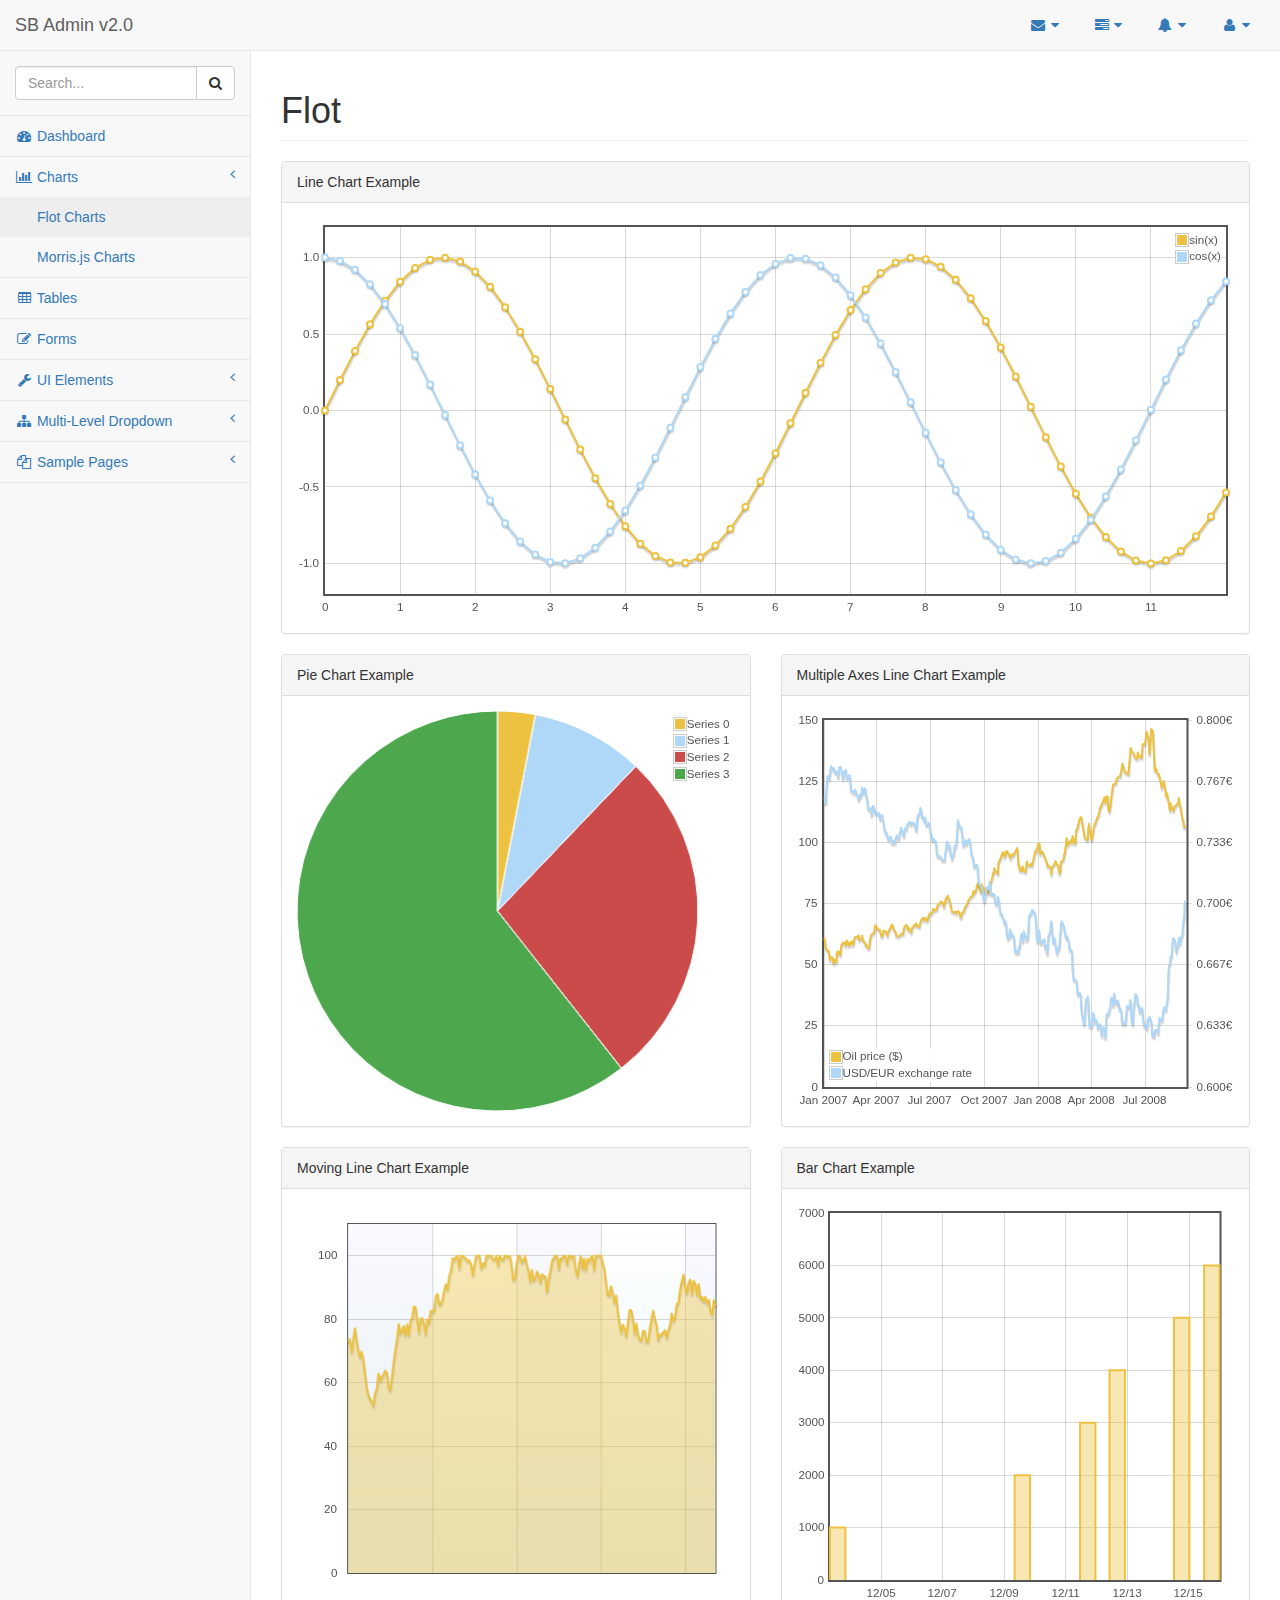
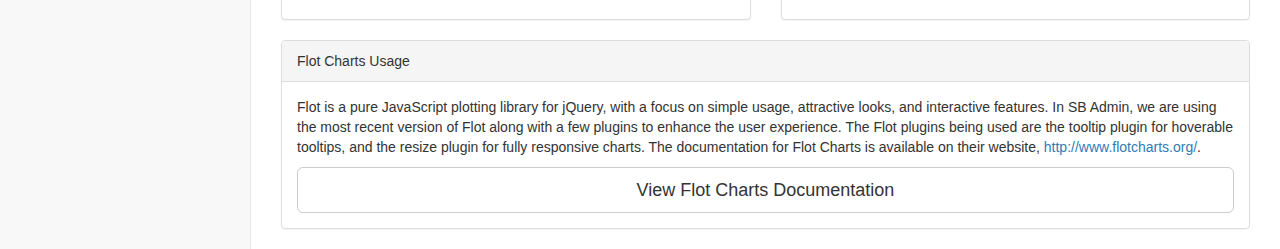
<file: RestWebService/src/main/resources/static/startbootstrap-sb-admin-2-gh-pages/pages/flot.html>
<!DOCTYPE html>
<html lang="en">

<head>

    <meta charset="utf-8">
    <meta http-equiv="X-UA-Compatible" content="IE=edge">
    <meta name="viewport" content="width=device-width, initial-scale=1">
    <meta name="description" content="">
    <meta name="author" content="">

    <title>SB Admin 2 - Bootstrap Admin Theme</title>

    <!-- Bootstrap Core CSS -->
    <link href="../vendor/bootstrap/css/bootstrap.min.css" rel="stylesheet">

    <!-- MetisMenu CSS -->
    <link href="../vendor/metisMenu/metisMenu.min.css" rel="stylesheet">

    <!-- Custom CSS -->
    <link href="../dist/css/sb-admin-2.css" rel="stylesheet">

    <!-- Morris Charts CSS -->
    <link href="../vendor/morrisjs/morris.css" rel="stylesheet">

    <!-- Custom Fonts -->
    <link href="../vendor/font-awesome/css/font-awesome.min.css" rel="stylesheet" type="text/css">

    <!-- HTML5 Shim and Respond.js IE8 support of HTML5 elements and media queries -->
    <!-- WARNING: Respond.js doesn't work if you view the page via file:// -->
    <!--[if lt IE 9]>
        <script src="https://oss.maxcdn.com/libs/html5shiv/3.7.0/html5shiv.js"></script>
        <script src="https://oss.maxcdn.com/libs/respond.js/1.4.2/respond.min.js"></script>
    <![endif]-->

</head>

<body>

    <div id="wrapper">

        <!-- Navigation -->
        <nav class="navbar navbar-default navbar-static-top" role="navigation" style="margin-bottom: 0">
            <div class="navbar-header">
                <button type="button" class="navbar-toggle" data-toggle="collapse" data-target=".navbar-collapse">
                    <span class="sr-only">Toggle navigation</span>
                    <span class="icon-bar"></span>
                    <span class="icon-bar"></span>
                    <span class="icon-bar"></span>
                </button>
                <a class="navbar-brand" href="index.html">SB Admin v2.0</a>
            </div>
            <!-- /.navbar-header -->

            <ul class="nav navbar-top-links navbar-right">
                <li class="dropdown">
                    <a class="dropdown-toggle" data-toggle="dropdown" href="#">
                        <i class="fa fa-envelope fa-fw"></i> <i class="fa fa-caret-down"></i>
                    </a>
                    <ul class="dropdown-menu dropdown-messages">
                        <li>
                            <a href="#">
                                <div>
                                    <strong>John Smith</strong>
                                    <span class="pull-right text-muted">
                                        <em>Yesterday</em>
                                    </span>
                                </div>
                                <div>Lorem ipsum dolor sit amet, consectetur adipiscing elit. Pellentesque eleifend...</div>
                            </a>
                        </li>
                        <li class="divider"></li>
                        <li>
                            <a href="#">
                                <div>
                                    <strong>John Smith</strong>
                                    <span class="pull-right text-muted">
                                        <em>Yesterday</em>
                                    </span>
                                </div>
                                <div>Lorem ipsum dolor sit amet, consectetur adipiscing elit. Pellentesque eleifend...</div>
                            </a>
                        </li>
                        <li class="divider"></li>
                        <li>
                            <a href="#">
                                <div>
                                    <strong>John Smith</strong>
                                    <span class="pull-right text-muted">
                                        <em>Yesterday</em>
                                    </span>
                                </div>
                                <div>Lorem ipsum dolor sit amet, consectetur adipiscing elit. Pellentesque eleifend...</div>
                            </a>
                        </li>
                        <li class="divider"></li>
                        <li>
                            <a class="text-center" href="#">
                                <strong>Read All Messages</strong>
                                <i class="fa fa-angle-right"></i>
                            </a>
                        </li>
                    </ul>
                    <!-- /.dropdown-messages -->
                </li>
                <!-- /.dropdown -->
                <li class="dropdown">
                    <a class="dropdown-toggle" data-toggle="dropdown" href="#">
                        <i class="fa fa-tasks fa-fw"></i> <i class="fa fa-caret-down"></i>
                    </a>
                    <ul class="dropdown-menu dropdown-tasks">
                        <li>
                            <a href="#">
                                <div>
                                    <p>
                                        <strong>Task 1</strong>
                                        <span class="pull-right text-muted">40% Complete</span>
                                    </p>
                                    <div class="progress progress-striped active">
                                        <div class="progress-bar progress-bar-success" role="progressbar" aria-valuenow="40" aria-valuemin="0" aria-valuemax="100" style="width: 40%">
                                            <span class="sr-only">40% Complete (success)</span>
                                        </div>
                                    </div>
                                </div>
                            </a>
                        </li>
                        <li class="divider"></li>
                        <li>
                            <a href="#">
                                <div>
                                    <p>
                                        <strong>Task 2</strong>
                                        <span class="pull-right text-muted">20% Complete</span>
                                    </p>
                                    <div class="progress progress-striped active">
                                        <div class="progress-bar progress-bar-info" role="progressbar" aria-valuenow="20" aria-valuemin="0" aria-valuemax="100" style="width: 20%">
                                            <span class="sr-only">20% Complete</span>
                                        </div>
                                    </div>
                                </div>
                            </a>
                        </li>
                        <li class="divider"></li>
                        <li>
                            <a href="#">
                                <div>
                                    <p>
                                        <strong>Task 3</strong>
                                        <span class="pull-right text-muted">60% Complete</span>
                                    </p>
                                    <div class="progress progress-striped active">
                                        <div class="progress-bar progress-bar-warning" role="progressbar" aria-valuenow="60" aria-valuemin="0" aria-valuemax="100" style="width: 60%">
                                            <span class="sr-only">60% Complete (warning)</span>
                                        </div>
                                    </div>
                                </div>
                            </a>
                        </li>
                        <li class="divider"></li>
                        <li>
                            <a href="#">
                                <div>
                                    <p>
                                        <strong>Task 4</strong>
                                        <span class="pull-right text-muted">80% Complete</span>
                                    </p>
                                    <div class="progress progress-striped active">
                                        <div class="progress-bar progress-bar-danger" role="progressbar" aria-valuenow="80" aria-valuemin="0" aria-valuemax="100" style="width: 80%">
                                            <span class="sr-only">80% Complete (danger)</span>
                                        </div>
                                    </div>
                                </div>
                            </a>
                        </li>
                        <li class="divider"></li>
                        <li>
                            <a class="text-center" href="#">
                                <strong>See All Tasks</strong>
                                <i class="fa fa-angle-right"></i>
                            </a>
                        </li>
                    </ul>
                    <!-- /.dropdown-tasks -->
                </li>
                <!-- /.dropdown -->
                <li class="dropdown">
                    <a class="dropdown-toggle" data-toggle="dropdown" href="#">
                        <i class="fa fa-bell fa-fw"></i> <i class="fa fa-caret-down"></i>
                    </a>
                    <ul class="dropdown-menu dropdown-alerts">
                        <li>
                            <a href="#">
                                <div>
                                    <i class="fa fa-comment fa-fw"></i> New Comment
                                    <span class="pull-right text-muted small">4 minutes ago</span>
                                </div>
                            </a>
                        </li>
                        <li class="divider"></li>
                        <li>
                            <a href="#">
                                <div>
                                    <i class="fa fa-twitter fa-fw"></i> 3 New Followers
                                    <span class="pull-right text-muted small">12 minutes ago</span>
                                </div>
                            </a>
                        </li>
                        <li class="divider"></li>
                        <li>
                            <a href="#">
                                <div>
                                    <i class="fa fa-envelope fa-fw"></i> Message Sent
                                    <span class="pull-right text-muted small">4 minutes ago</span>
                                </div>
                            </a>
                        </li>
                        <li class="divider"></li>
                        <li>
                            <a href="#">
                                <div>
                                    <i class="fa fa-tasks fa-fw"></i> New Task
                                    <span class="pull-right text-muted small">4 minutes ago</span>
                                </div>
                            </a>
                        </li>
                        <li class="divider"></li>
                        <li>
                            <a href="#">
                                <div>
                                    <i class="fa fa-upload fa-fw"></i> Server Rebooted
                                    <span class="pull-right text-muted small">4 minutes ago</span>
                                </div>
                            </a>
                        </li>
                        <li class="divider"></li>
                        <li>
                            <a class="text-center" href="#">
                                <strong>See All Alerts</strong>
                                <i class="fa fa-angle-right"></i>
                            </a>
                        </li>
                    </ul>
                    <!-- /.dropdown-alerts -->
                </li>
                <!-- /.dropdown -->
                <li class="dropdown">
                    <a class="dropdown-toggle" data-toggle="dropdown" href="#">
                        <i class="fa fa-user fa-fw"></i> <i class="fa fa-caret-down"></i>
                    </a>
                    <ul class="dropdown-menu dropdown-user">
                        <li><a href="#"><i class="fa fa-user fa-fw"></i> User Profile</a>
                        </li>
                        <li><a href="#"><i class="fa fa-gear fa-fw"></i> Settings</a>
                        </li>
                        <li class="divider"></li>
                        <li><a href="login.html"><i class="fa fa-sign-out fa-fw"></i> Logout</a>
                        </li>
                    </ul>
                    <!-- /.dropdown-user -->
                </li>
                <!-- /.dropdown -->
            </ul>
            <!-- /.navbar-top-links -->

            <div class="navbar-default sidebar" role="navigation">
                <div class="sidebar-nav navbar-collapse">
                    <ul class="nav" id="side-menu">
                        <li class="sidebar-search">
                            <div class="input-group custom-search-form">
                                <input type="text" class="form-control" placeholder="Search...">
                                <span class="input-group-btn">
                                <button class="btn btn-default" type="button">
                                    <i class="fa fa-search"></i>
                                </button>
                            </span>
                            </div>
                            <!-- /input-group -->
                        </li>
                        <li>
                            <a href="index.html"><i class="fa fa-dashboard fa-fw"></i> Dashboard</a>
                        </li>
                        <li>
                            <a href="#"><i class="fa fa-bar-chart-o fa-fw"></i> Charts<span class="fa arrow"></span></a>
                            <ul class="nav nav-second-level">
                                <li>
                                    <a href="flot.html">Flot Charts</a>
                                </li>
                                <li>
                                    <a href="morris.html">Morris.js Charts</a>
                                </li>
                            </ul>
                            <!-- /.nav-second-level -->
                        </li>
                        <li>
                            <a href="tables.html"><i class="fa fa-table fa-fw"></i> Tables</a>
                        </li>
                        <li>
                            <a href="forms.html"><i class="fa fa-edit fa-fw"></i> Forms</a>
                        </li>
                        <li>
                            <a href="#"><i class="fa fa-wrench fa-fw"></i> UI Elements<span class="fa arrow"></span></a>
                            <ul class="nav nav-second-level">
                                <li>
                                    <a href="panels-wells.html">Panels and Wells</a>
                                </li>
                                <li>
                                    <a href="buttons.html">Buttons</a>
                                </li>
                                <li>
                                    <a href="notifications.html">Notifications</a>
                                </li>
                                <li>
                                    <a href="typography.html">Typography</a>
                                </li>
                                <li>
                                    <a href="icons.html"> Icons</a>
                                </li>
                                <li>
                                    <a href="grid.html">Grid</a>
                                </li>
                            </ul>
                            <!-- /.nav-second-level -->
                        </li>
                        <li>
                            <a href="#"><i class="fa fa-sitemap fa-fw"></i> Multi-Level Dropdown<span class="fa arrow"></span></a>
                            <ul class="nav nav-second-level">
                                <li>
                                    <a href="#">Second Level Item</a>
                                </li>
                                <li>
                                    <a href="#">Second Level Item</a>
                                </li>
                                <li>
                                    <a href="#">Third Level <span class="fa arrow"></span></a>
                                    <ul class="nav nav-third-level">
                                        <li>
                                            <a href="#">Third Level Item</a>
                                        </li>
                                        <li>
                                            <a href="#">Third Level Item</a>
                                        </li>
                                        <li>
                                            <a href="#">Third Level Item</a>
                                        </li>
                                        <li>
                                            <a href="#">Third Level Item</a>
                                        </li>
                                    </ul>
                                    <!-- /.nav-third-level -->
                                </li>
                            </ul>
                            <!-- /.nav-second-level -->
                        </li>
                        <li>
                            <a href="#"><i class="fa fa-files-o fa-fw"></i> Sample Pages<span class="fa arrow"></span></a>
                            <ul class="nav nav-second-level">
                                <li>
                                    <a href="blank.html">Blank Page</a>
                                </li>
                                <li>
                                    <a href="login.html">Login Page</a>
                                </li>
                            </ul>
                            <!-- /.nav-second-level -->
                        </li>
                    </ul>
                </div>
                <!-- /.sidebar-collapse -->
            </div>
            <!-- /.navbar-static-side -->
        </nav>

        <div id="page-wrapper">
            <div class="row">
                <div class="col-lg-12">
                    <h1 class="page-header">Flot</h1>
                </div>
                <!-- /.col-lg-12 -->
            </div>
            <!-- /.row -->
            <div class="row">
                <div class="col-lg-12">
                    <div class="panel panel-default">
                        <div class="panel-heading">
                            Line Chart Example
                        </div>
                        <!-- /.panel-heading -->
                        <div class="panel-body">
                            <div class="flot-chart">
                                <div class="flot-chart-content" id="flot-line-chart"></div>
                            </div>
                        </div>
                        <!-- /.panel-body -->
                    </div>
                    <!-- /.panel -->
                </div>
                <!-- /.col-lg-12 -->
                <div class="col-lg-6">
                    <div class="panel panel-default">
                        <div class="panel-heading">
                            Pie Chart Example
                        </div>
                        <!-- /.panel-heading -->
                        <div class="panel-body">
                            <div class="flot-chart">
                                <div class="flot-chart-content" id="flot-pie-chart"></div>
                            </div>
                        </div>
                        <!-- /.panel-body -->
                    </div>
                    <!-- /.panel -->
                </div>
                <!-- /.col-lg-6 -->
                <div class="col-lg-6">
                    <div class="panel panel-default">
                        <div class="panel-heading">
                            Multiple Axes Line Chart Example
                        </div>
                        <!-- /.panel-heading -->
                        <div class="panel-body">
                            <div class="flot-chart">
                                <div class="flot-chart-content" id="flot-line-chart-multi"></div>
                            </div>
                        </div>
                        <!-- /.panel-body -->
                    </div>
                    <!-- /.panel -->
                </div>
                <!-- /.col-lg-6 -->
                <div class="col-lg-6">
                    <div class="panel panel-default">
                        <div class="panel-heading">
                            Moving Line Chart Example
                        </div>
                        <!-- /.panel-heading -->
                        <div class="panel-body">
                            <div class="flot-chart">
                                <div class="flot-chart-content" id="flot-line-chart-moving"></div>
                            </div>
                        </div>
                        <!-- /.panel-body -->
                    </div>
                    <!-- /.panel -->
                </div>
                <!-- /.col-lg-6 -->
                <div class="col-lg-6">
                    <div class="panel panel-default">
                        <div class="panel-heading">
                            Bar Chart Example
                        </div>
                        <!-- /.panel-heading -->
                        <div class="panel-body">
                            <div class="flot-chart">
                                <div class="flot-chart-content" id="flot-bar-chart"></div>
                            </div>
                        </div>
                        <!-- /.panel-body -->
                    </div>
                    <!-- /.panel -->
                </div>
                <!-- /.col-lg-6 -->
                <div class="col-lg-12">
                    <div class="panel panel-default">
                        <div class="panel-heading">
                            Flot Charts Usage
                        </div>
                        <!-- /.panel-heading -->
                        <div class="panel-body">
                            <p>Flot is a pure JavaScript plotting library for jQuery, with a focus on simple usage, attractive looks, and interactive features. In SB Admin, we are using the most recent version of Flot along with a few plugins to enhance the user experience. The Flot plugins being used are the tooltip plugin for hoverable tooltips, and the resize plugin for fully responsive charts. The documentation for Flot Charts is available on their website, <a target="_blank" href="http://www.flotcharts.org/">http://www.flotcharts.org/</a>.</p>
                            <a target="_blank" class="btn btn-default btn-lg btn-block" href="http://www.flotcharts.org/">View Flot Charts Documentation</a>
                        </div>
                        <!-- /.panel-body -->
                    </div>
                    <!-- /.panel -->
                </div>
                <!-- /.col-lg-6 -->
            </div>
            <!-- /.row -->
        </div>
        <!-- /#page-wrapper -->

    </div>
    <!-- /#wrapper -->

    <!-- jQuery -->
    <script src="../vendor/jquery/jquery.min.js"></script>

    <!-- Bootstrap Core JavaScript -->
    <script src="../vendor/bootstrap/js/bootstrap.min.js"></script>

    <!-- Metis Menu Plugin JavaScript -->
    <script src="../vendor/metisMenu/metisMenu.min.js"></script>

    <!-- Flot Charts JavaScript -->
    <script src="../vendor/flot/excanvas.min.js"></script>
    <script src="../vendor/flot/jquery.flot.js"></script>
    <script src="../vendor/flot/jquery.flot.pie.js"></script>
    <script src="../vendor/flot/jquery.flot.resize.js"></script>
    <script src="../vendor/flot/jquery.flot.time.js"></script>
    <script src="../vendor/flot-tooltip/jquery.flot.tooltip.min.js"></script>
    <script src="../data/flot-data.js"></script>

    <!-- Custom Theme JavaScript -->
    <script src="../dist/js/sb-admin-2.js"></script>

</body>

</html>
</file>
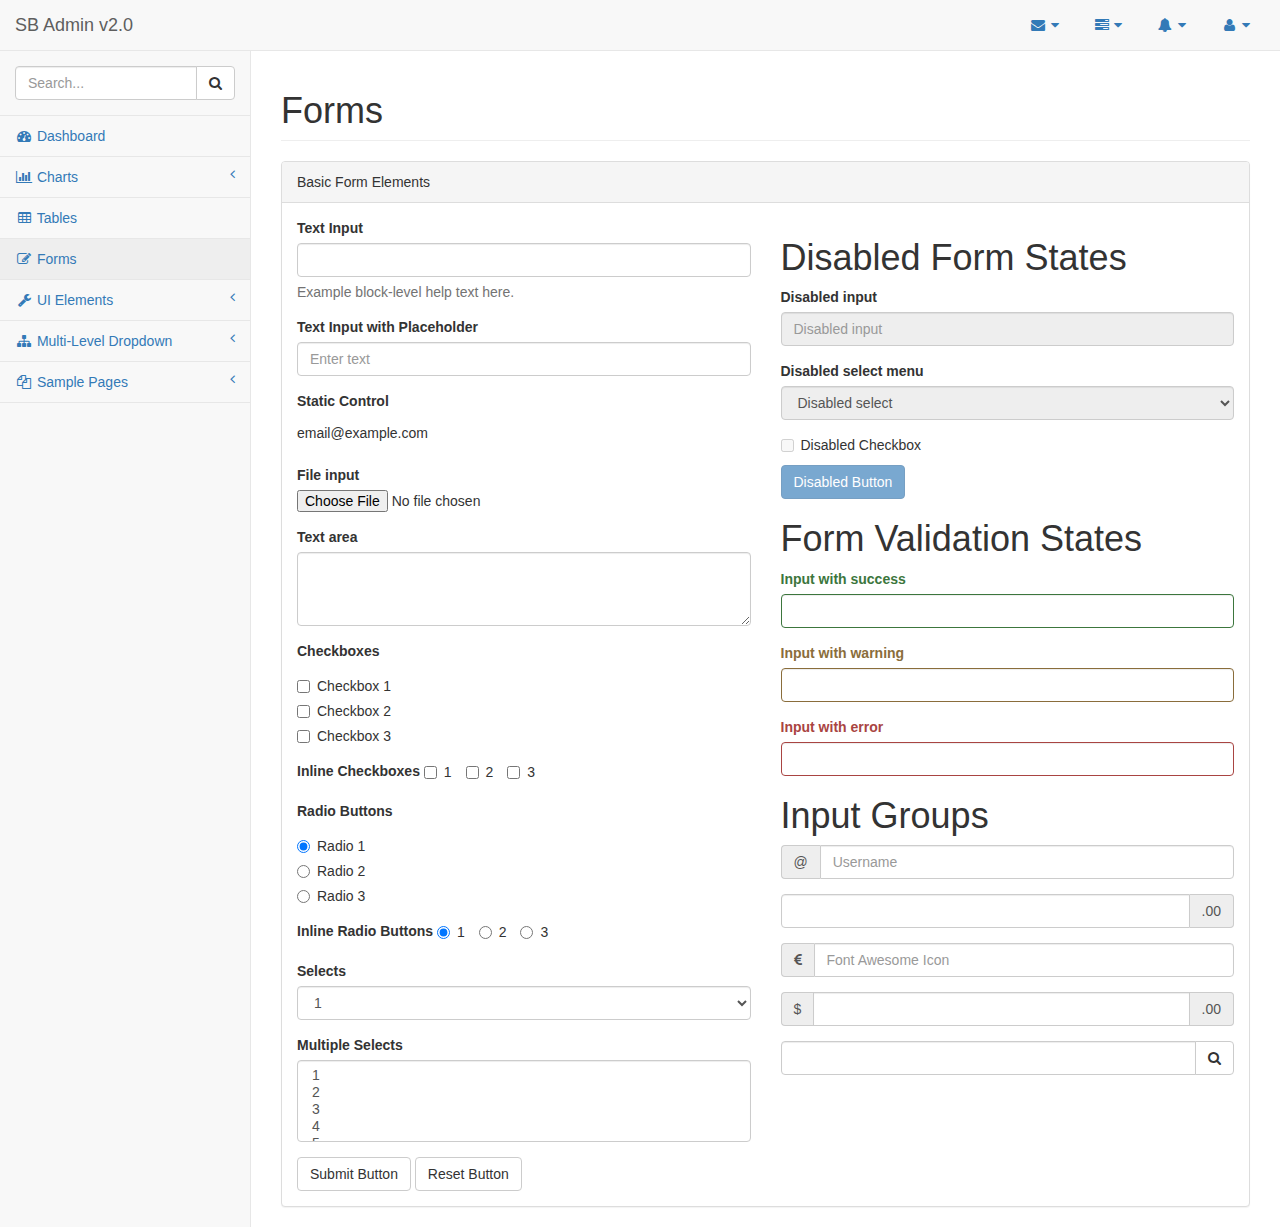
<file: RestWebService/src/main/resources/static/startbootstrap-sb-admin-2-gh-pages/pages/forms.html>
<!DOCTYPE html>
<html lang="en">

<head>

    <meta charset="utf-8">
    <meta http-equiv="X-UA-Compatible" content="IE=edge">
    <meta name="viewport" content="width=device-width, initial-scale=1">
    <meta name="description" content="">
    <meta name="author" content="">

    <title>SB Admin 2 - Bootstrap Admin Theme</title>

    <!-- Bootstrap Core CSS -->
    <link href="../vendor/bootstrap/css/bootstrap.min.css" rel="stylesheet">

    <!-- MetisMenu CSS -->
    <link href="../vendor/metisMenu/metisMenu.min.css" rel="stylesheet">

    <!-- Custom CSS -->
    <link href="../dist/css/sb-admin-2.css" rel="stylesheet">

    <!-- Custom Fonts -->
    <link href="../vendor/font-awesome/css/font-awesome.min.css" rel="stylesheet" type="text/css">

    <!-- HTML5 Shim and Respond.js IE8 support of HTML5 elements and media queries -->
    <!-- WARNING: Respond.js doesn't work if you view the page via file:// -->
    <!--[if lt IE 9]>
        <script src="https://oss.maxcdn.com/libs/html5shiv/3.7.0/html5shiv.js"></script>
        <script src="https://oss.maxcdn.com/libs/respond.js/1.4.2/respond.min.js"></script>
    <![endif]-->

</head>

<body>

    <div id="wrapper">

        <!-- Navigation -->
        <nav class="navbar navbar-default navbar-static-top" role="navigation" style="margin-bottom: 0">
            <div class="navbar-header">
                <button type="button" class="navbar-toggle" data-toggle="collapse" data-target=".navbar-collapse">
                    <span class="sr-only">Toggle navigation</span>
                    <span class="icon-bar"></span>
                    <span class="icon-bar"></span>
                    <span class="icon-bar"></span>
                </button>
                <a class="navbar-brand" href="index.html">SB Admin v2.0</a>
            </div>
            <!-- /.navbar-header -->

            <ul class="nav navbar-top-links navbar-right">
                <li class="dropdown">
                    <a class="dropdown-toggle" data-toggle="dropdown" href="#">
                        <i class="fa fa-envelope fa-fw"></i> <i class="fa fa-caret-down"></i>
                    </a>
                    <ul class="dropdown-menu dropdown-messages">
                        <li>
                            <a href="#">
                                <div>
                                    <strong>John Smith</strong>
                                    <span class="pull-right text-muted">
                                        <em>Yesterday</em>
                                    </span>
                                </div>
                                <div>Lorem ipsum dolor sit amet, consectetur adipiscing elit. Pellentesque eleifend...</div>
                            </a>
                        </li>
                        <li class="divider"></li>
                        <li>
                            <a href="#">
                                <div>
                                    <strong>John Smith</strong>
                                    <span class="pull-right text-muted">
                                        <em>Yesterday</em>
                                    </span>
                                </div>
                                <div>Lorem ipsum dolor sit amet, consectetur adipiscing elit. Pellentesque eleifend...</div>
                            </a>
                        </li>
                        <li class="divider"></li>
                        <li>
                            <a href="#">
                                <div>
                                    <strong>John Smith</strong>
                                    <span class="pull-right text-muted">
                                        <em>Yesterday</em>
                                    </span>
                                </div>
                                <div>Lorem ipsum dolor sit amet, consectetur adipiscing elit. Pellentesque eleifend...</div>
                            </a>
                        </li>
                        <li class="divider"></li>
                        <li>
                            <a class="text-center" href="#">
                                <strong>Read All Messages</strong>
                                <i class="fa fa-angle-right"></i>
                            </a>
                        </li>
                    </ul>
                    <!-- /.dropdown-messages -->
                </li>
                <!-- /.dropdown -->
                <li class="dropdown">
                    <a class="dropdown-toggle" data-toggle="dropdown" href="#">
                        <i class="fa fa-tasks fa-fw"></i> <i class="fa fa-caret-down"></i>
                    </a>
                    <ul class="dropdown-menu dropdown-tasks">
                        <li>
                            <a href="#">
                                <div>
                                    <p>
                                        <strong>Task 1</strong>
                                        <span class="pull-right text-muted">40% Complete</span>
                                    </p>
                                    <div class="progress progress-striped active">
                                        <div class="progress-bar progress-bar-success" role="progressbar" aria-valuenow="40" aria-valuemin="0" aria-valuemax="100" style="width: 40%">
                                            <span class="sr-only">40% Complete (success)</span>
                                        </div>
                                    </div>
                                </div>
                            </a>
                        </li>
                        <li class="divider"></li>
                        <li>
                            <a href="#">
                                <div>
                                    <p>
                                        <strong>Task 2</strong>
                                        <span class="pull-right text-muted">20% Complete</span>
                                    </p>
                                    <div class="progress progress-striped active">
                                        <div class="progress-bar progress-bar-info" role="progressbar" aria-valuenow="20" aria-valuemin="0" aria-valuemax="100" style="width: 20%">
                                            <span class="sr-only">20% Complete</span>
                                        </div>
                                    </div>
                                </div>
                            </a>
                        </li>
                        <li class="divider"></li>
                        <li>
                            <a href="#">
                                <div>
                                    <p>
                                        <strong>Task 3</strong>
                                        <span class="pull-right text-muted">60% Complete</span>
                                    </p>
                                    <div class="progress progress-striped active">
                                        <div class="progress-bar progress-bar-warning" role="progressbar" aria-valuenow="60" aria-valuemin="0" aria-valuemax="100" style="width: 60%">
                                            <span class="sr-only">60% Complete (warning)</span>
                                        </div>
                                    </div>
                                </div>
                            </a>
                        </li>
                        <li class="divider"></li>
                        <li>
                            <a href="#">
                                <div>
                                    <p>
                                        <strong>Task 4</strong>
                                        <span class="pull-right text-muted">80% Complete</span>
                                    </p>
                                    <div class="progress progress-striped active">
                                        <div class="progress-bar progress-bar-danger" role="progressbar" aria-valuenow="80" aria-valuemin="0" aria-valuemax="100" style="width: 80%">
                                            <span class="sr-only">80% Complete (danger)</span>
                                        </div>
                                    </div>
                                </div>
                            </a>
                        </li>
                        <li class="divider"></li>
                        <li>
                            <a class="text-center" href="#">
                                <strong>See All Tasks</strong>
                                <i class="fa fa-angle-right"></i>
                            </a>
                        </li>
                    </ul>
                    <!-- /.dropdown-tasks -->
                </li>
                <!-- /.dropdown -->
                <li class="dropdown">
                    <a class="dropdown-toggle" data-toggle="dropdown" href="#">
                        <i class="fa fa-bell fa-fw"></i> <i class="fa fa-caret-down"></i>
                    </a>
                    <ul class="dropdown-menu dropdown-alerts">
                        <li>
                            <a href="#">
                                <div>
                                    <i class="fa fa-comment fa-fw"></i> New Comment
                                    <span class="pull-right text-muted small">4 minutes ago</span>
                                </div>
                            </a>
                        </li>
                        <li class="divider"></li>
                        <li>
                            <a href="#">
                                <div>
                                    <i class="fa fa-twitter fa-fw"></i> 3 New Followers
                                    <span class="pull-right text-muted small">12 minutes ago</span>
                                </div>
                            </a>
                        </li>
                        <li class="divider"></li>
                        <li>
                            <a href="#">
                                <div>
                                    <i class="fa fa-envelope fa-fw"></i> Message Sent
                                    <span class="pull-right text-muted small">4 minutes ago</span>
                                </div>
                            </a>
                        </li>
                        <li class="divider"></li>
                        <li>
                            <a href="#">
                                <div>
                                    <i class="fa fa-tasks fa-fw"></i> New Task
                                    <span class="pull-right text-muted small">4 minutes ago</span>
                                </div>
                            </a>
                        </li>
                        <li class="divider"></li>
                        <li>
                            <a href="#">
                                <div>
                                    <i class="fa fa-upload fa-fw"></i> Server Rebooted
                                    <span class="pull-right text-muted small">4 minutes ago</span>
                                </div>
                            </a>
                        </li>
                        <li class="divider"></li>
                        <li>
                            <a class="text-center" href="#">
                                <strong>See All Alerts</strong>
                                <i class="fa fa-angle-right"></i>
                            </a>
                        </li>
                    </ul>
                    <!-- /.dropdown-alerts -->
                </li>
                <!-- /.dropdown -->
                <li class="dropdown">
                    <a class="dropdown-toggle" data-toggle="dropdown" href="#">
                        <i class="fa fa-user fa-fw"></i> <i class="fa fa-caret-down"></i>
                    </a>
                    <ul class="dropdown-menu dropdown-user">
                        <li><a href="#"><i class="fa fa-user fa-fw"></i> User Profile</a>
                        </li>
                        <li><a href="#"><i class="fa fa-gear fa-fw"></i> Settings</a>
                        </li>
                        <li class="divider"></li>
                        <li><a href="login.html"><i class="fa fa-sign-out fa-fw"></i> Logout</a>
                        </li>
                    </ul>
                    <!-- /.dropdown-user -->
                </li>
                <!-- /.dropdown -->
            </ul>
            <!-- /.navbar-top-links -->

            <div class="navbar-default sidebar" role="navigation">
                <div class="sidebar-nav navbar-collapse">
                    <ul class="nav" id="side-menu">
                        <li class="sidebar-search">
                            <div class="input-group custom-search-form">
                                <input type="text" class="form-control" placeholder="Search...">
                                <span class="input-group-btn">
                                <button class="btn btn-default" type="button">
                                    <i class="fa fa-search"></i>
                                </button>
                            </span>
                            </div>
                            <!-- /input-group -->
                        </li>
                        <li>
                            <a href="index.html"><i class="fa fa-dashboard fa-fw"></i> Dashboard</a>
                        </li>
                        <li>
                            <a href="#"><i class="fa fa-bar-chart-o fa-fw"></i> Charts<span class="fa arrow"></span></a>
                            <ul class="nav nav-second-level">
                                <li>
                                    <a href="flot.html">Flot Charts</a>
                                </li>
                                <li>
                                    <a href="morris.html">Morris.js Charts</a>
                                </li>
                            </ul>
                            <!-- /.nav-second-level -->
                        </li>
                        <li>
                            <a href="tables.html"><i class="fa fa-table fa-fw"></i> Tables</a>
                        </li>
                        <li>
                            <a href="forms.html"><i class="fa fa-edit fa-fw"></i> Forms</a>
                        </li>
                        <li>
                            <a href="#"><i class="fa fa-wrench fa-fw"></i> UI Elements<span class="fa arrow"></span></a>
                            <ul class="nav nav-second-level">
                                <li>
                                    <a href="panels-wells.html">Panels and Wells</a>
                                </li>
                                <li>
                                    <a href="buttons.html">Buttons</a>
                                </li>
                                <li>
                                    <a href="notifications.html">Notifications</a>
                                </li>
                                <li>
                                    <a href="typography.html">Typography</a>
                                </li>
                                <li>
                                    <a href="icons.html"> Icons</a>
                                </li>
                                <li>
                                    <a href="grid.html">Grid</a>
                                </li>
                            </ul>
                            <!-- /.nav-second-level -->
                        </li>
                        <li>
                            <a href="#"><i class="fa fa-sitemap fa-fw"></i> Multi-Level Dropdown<span class="fa arrow"></span></a>
                            <ul class="nav nav-second-level">
                                <li>
                                    <a href="#">Second Level Item</a>
                                </li>
                                <li>
                                    <a href="#">Second Level Item</a>
                                </li>
                                <li>
                                    <a href="#">Third Level <span class="fa arrow"></span></a>
                                    <ul class="nav nav-third-level">
                                        <li>
                                            <a href="#">Third Level Item</a>
                                        </li>
                                        <li>
                                            <a href="#">Third Level Item</a>
                                        </li>
                                        <li>
                                            <a href="#">Third Level Item</a>
                                        </li>
                                        <li>
                                            <a href="#">Third Level Item</a>
                                        </li>
                                    </ul>
                                    <!-- /.nav-third-level -->
                                </li>
                            </ul>
                            <!-- /.nav-second-level -->
                        </li>
                        <li>
                            <a href="#"><i class="fa fa-files-o fa-fw"></i> Sample Pages<span class="fa arrow"></span></a>
                            <ul class="nav nav-second-level">
                                <li>
                                    <a href="blank.html">Blank Page</a>
                                </li>
                                <li>
                                    <a href="login.html">Login Page</a>
                                </li>
                            </ul>
                            <!-- /.nav-second-level -->
                        </li>
                    </ul>
                </div>
                <!-- /.sidebar-collapse -->
            </div>
            <!-- /.navbar-static-side -->
        </nav>

        <div id="page-wrapper">
            <div class="row">
                <div class="col-lg-12">
                    <h1 class="page-header">Forms</h1>
                </div>
                <!-- /.col-lg-12 -->
            </div>
            <!-- /.row -->
            <div class="row">
                <div class="col-lg-12">
                    <div class="panel panel-default">
                        <div class="panel-heading">
                            Basic Form Elements
                        </div>
                        <div class="panel-body">
                            <div class="row">
                                <div class="col-lg-6">
                                    <form role="form">
                                        <div class="form-group">
                                            <label>Text Input</label>
                                            <input class="form-control">
                                            <p class="help-block">Example block-level help text here.</p>
                                        </div>
                                        <div class="form-group">
                                            <label>Text Input with Placeholder</label>
                                            <input class="form-control" placeholder="Enter text">
                                        </div>
                                        <div class="form-group">
                                            <label>Static Control</label>
                                            <p class="form-control-static">email@example.com</p>
                                        </div>
                                        <div class="form-group">
                                            <label>File input</label>
                                            <input type="file">
                                        </div>
                                        <div class="form-group">
                                            <label>Text area</label>
                                            <textarea class="form-control" rows="3"></textarea>
                                        </div>
                                        <div class="form-group">
                                            <label>Checkboxes</label>
                                            <div class="checkbox">
                                                <label>
                                                    <input type="checkbox" value="">Checkbox 1
                                                </label>
                                            </div>
                                            <div class="checkbox">
                                                <label>
                                                    <input type="checkbox" value="">Checkbox 2
                                                </label>
                                            </div>
                                            <div class="checkbox">
                                                <label>
                                                    <input type="checkbox" value="">Checkbox 3
                                                </label>
                                            </div>
                                        </div>
                                        <div class="form-group">
                                            <label>Inline Checkboxes</label>
                                            <label class="checkbox-inline">
                                                <input type="checkbox">1
                                            </label>
                                            <label class="checkbox-inline">
                                                <input type="checkbox">2
                                            </label>
                                            <label class="checkbox-inline">
                                                <input type="checkbox">3
                                            </label>
                                        </div>
                                        <div class="form-group">
                                            <label>Radio Buttons</label>
                                            <div class="radio">
                                                <label>
                                                    <input type="radio" name="optionsRadios" id="optionsRadios1" value="option1" checked>Radio 1
                                                </label>
                                            </div>
                                            <div class="radio">
                                                <label>
                                                    <input type="radio" name="optionsRadios" id="optionsRadios2" value="option2">Radio 2
                                                </label>
                                            </div>
                                            <div class="radio">
                                                <label>
                                                    <input type="radio" name="optionsRadios" id="optionsRadios3" value="option3">Radio 3
                                                </label>
                                            </div>
                                        </div>
                                        <div class="form-group">
                                            <label>Inline Radio Buttons</label>
                                            <label class="radio-inline">
                                                <input type="radio" name="optionsRadiosInline" id="optionsRadiosInline1" value="option1" checked>1
                                            </label>
                                            <label class="radio-inline">
                                                <input type="radio" name="optionsRadiosInline" id="optionsRadiosInline2" value="option2">2
                                            </label>
                                            <label class="radio-inline">
                                                <input type="radio" name="optionsRadiosInline" id="optionsRadiosInline3" value="option3">3
                                            </label>
                                        </div>
                                        <div class="form-group">
                                            <label>Selects</label>
                                            <select class="form-control">
                                                <option>1</option>
                                                <option>2</option>
                                                <option>3</option>
                                                <option>4</option>
                                                <option>5</option>
                                            </select>
                                        </div>
                                        <div class="form-group">
                                            <label>Multiple Selects</label>
                                            <select multiple class="form-control">
                                                <option>1</option>
                                                <option>2</option>
                                                <option>3</option>
                                                <option>4</option>
                                                <option>5</option>
                                            </select>
                                        </div>
                                        <button type="submit" class="btn btn-default">Submit Button</button>
                                        <button type="reset" class="btn btn-default">Reset Button</button>
                                    </form>
                                </div>
                                <!-- /.col-lg-6 (nested) -->
                                <div class="col-lg-6">
                                    <h1>Disabled Form States</h1>
                                    <form role="form">
                                        <fieldset disabled>
                                            <div class="form-group">
                                                <label for="disabledSelect">Disabled input</label>
                                                <input class="form-control" id="disabledInput" type="text" placeholder="Disabled input" disabled>
                                            </div>
                                            <div class="form-group">
                                                <label for="disabledSelect">Disabled select menu</label>
                                                <select id="disabledSelect" class="form-control">
                                                    <option>Disabled select</option>
                                                </select>
                                            </div>
                                            <div class="checkbox">
                                                <label>
                                                    <input type="checkbox">Disabled Checkbox
                                                </label>
                                            </div>
                                            <button type="submit" class="btn btn-primary">Disabled Button</button>
                                        </fieldset>
                                    </form>
                                    <h1>Form Validation States</h1>
                                    <form role="form">
                                        <div class="form-group has-success">
                                            <label class="control-label" for="inputSuccess">Input with success</label>
                                            <input type="text" class="form-control" id="inputSuccess">
                                        </div>
                                        <div class="form-group has-warning">
                                            <label class="control-label" for="inputWarning">Input with warning</label>
                                            <input type="text" class="form-control" id="inputWarning">
                                        </div>
                                        <div class="form-group has-error">
                                            <label class="control-label" for="inputError">Input with error</label>
                                            <input type="text" class="form-control" id="inputError">
                                        </div>
                                    </form>
                                    <h1>Input Groups</h1>
                                    <form role="form">
                                        <div class="form-group input-group">
                                            <span class="input-group-addon">@</span>
                                            <input type="text" class="form-control" placeholder="Username">
                                        </div>
                                        <div class="form-group input-group">
                                            <input type="text" class="form-control">
                                            <span class="input-group-addon">.00</span>
                                        </div>
                                        <div class="form-group input-group">
                                            <span class="input-group-addon"><i class="fa fa-eur"></i>
                                            </span>
                                            <input type="text" class="form-control" placeholder="Font Awesome Icon">
                                        </div>
                                        <div class="form-group input-group">
                                            <span class="input-group-addon">$</span>
                                            <input type="text" class="form-control">
                                            <span class="input-group-addon">.00</span>
                                        </div>
                                        <div class="form-group input-group">
                                            <input type="text" class="form-control">
                                            <span class="input-group-btn">
                                                <button class="btn btn-default" type="button"><i class="fa fa-search"></i>
                                                </button>
                                            </span>
                                        </div>
                                    </form>
                                </div>
                                <!-- /.col-lg-6 (nested) -->
                            </div>
                            <!-- /.row (nested) -->
                        </div>
                        <!-- /.panel-body -->
                    </div>
                    <!-- /.panel -->
                </div>
                <!-- /.col-lg-12 -->
            </div>
            <!-- /.row -->
        </div>
        <!-- /#page-wrapper -->

    </div>
    <!-- /#wrapper -->

    <!-- jQuery -->
    <script src="../vendor/jquery/jquery.min.js"></script>

    <!-- Bootstrap Core JavaScript -->
    <script src="../vendor/bootstrap/js/bootstrap.min.js"></script>

    <!-- Metis Menu Plugin JavaScript -->
    <script src="../vendor/metisMenu/metisMenu.min.js"></script>

    <!-- Custom Theme JavaScript -->
    <script src="../dist/js/sb-admin-2.js"></script>

</body>

</html>
</file>
<file: RestWebService/src/main/resources/static/startbootstrap-sb-admin-2-gh-pages/vendor/morrisjs/morris.css>
.morris-hover{position:absolute;z-index:1000}.morris-hover.morris-default-style{border-radius:10px;padding:6px;color:#666;background:rgba(255,255,255,0.8);border:solid 2px rgba(230,230,230,0.8);font-family:sans-serif;font-size:12px;text-align:center}.morris-hover.morris-default-style .morris-hover-row-label{font-weight:bold;margin:0.25em 0}
.morris-hover.morris-default-style .morris-hover-point{white-space:nowrap;margin:0.1em 0}
</file>
<file: RestWebService/src/main/resources/static/startbootstrap-sb-admin-2-gh-pages/vendor/metisMenu/metisMenu.min.css>
/*
 * metismenu - v1.1.3
 * Easy menu jQuery plugin for Twitter Bootstrap 3
 * https://github.com/onokumus/metisMenu
 *
 * Made by Osman Nuri Okumus
 * Under MIT License
 */

.arrow{float:right;line-height:1.42857}.glyphicon.arrow:before{content:"\e079"}.active>a>.glyphicon.arrow:before{content:"\e114"}.fa.arrow:before{content:"\f104"}.active>a>.fa.arrow:before{content:"\f107"}.plus-times{float:right}.fa.plus-times:before{content:"\f067"}.active>a>.fa.plus-times{filter:progid:DXImageTransform.Microsoft.BasicImage(rotation=1);-webkit-transform:rotate(45deg);-moz-transform:rotate(45deg);-ms-transform:rotate(45deg);-o-transform:rotate(45deg);transform:rotate(45deg)}.plus-minus{float:right}.fa.plus-minus:before{content:"\f067"}.active>a>.fa.plus-minus:before{content:"\f068"}
</file>
<file: RestWebService/src/main/resources/static/startbootstrap-sb-admin-2-gh-pages/dist/css/sb-admin-2.css>
/*!
 * Start Bootstrap - SB Admin 2 v3.3.7+1 (http://startbootstrap.com/template-overviews/sb-admin-2)
 * Copyright 2013-2016 Start Bootstrap
 * Licensed under MIT (https://github.com/BlackrockDigital/startbootstrap/blob/gh-pages/LICENSE)
 */
body {
  background-color: #f8f8f8;
}
#wrapper {
  width: 100%;
}
#page-wrapper {
  padding: 0 15px;
  min-height: 568px;
  background-color: white;
}
@media (min-width: 768px) {
  #page-wrapper {
    position: inherit;
    margin: 0 0 0 250px;
    padding: 0 30px;
    border-left: 1px solid #e7e7e7;
  }
}
.navbar-top-links {
  margin-right: 0;
}
.navbar-top-links li {
  display: inline-block;
}
.navbar-top-links li:last-child {
  margin-right: 15px;
}
.navbar-top-links li a {
  padding: 15px;
  min-height: 50px;
}
.navbar-top-links .dropdown-menu li {
  display: block;
}
.navbar-top-links .dropdown-menu li:last-child {
  margin-right: 0;
}
.navbar-top-links .dropdown-menu li a {
  padding: 3px 20px;
  min-height: 0;
}
.navbar-top-links .dropdown-menu li a div {
  white-space: normal;
}
.navbar-top-links .dropdown-messages,
.navbar-top-links .dropdown-tasks,
.navbar-top-links .dropdown-alerts {
  width: 310px;
  min-width: 0;
}
.navbar-top-links .dropdown-messages {
  margin-left: 5px;
}
.navbar-top-links .dropdown-tasks {
  margin-left: -59px;
}
.navbar-top-links .dropdown-alerts {
  margin-left: -123px;
}
.navbar-top-links .dropdown-user {
  right: 0;
  left: auto;
}
.sidebar .sidebar-nav.navbar-collapse {
  padding-left: 0;
  padding-right: 0;
}
.sidebar .sidebar-search {
  padding: 15px;
}
.sidebar ul li {
  border-bottom: 1px solid #e7e7e7;
}
.sidebar ul li a.active {
  background-color: #eeeeee;
}
.sidebar .arrow {
  float: right;
}
.sidebar .fa.arrow:before {
  content: "\f104";
}
.sidebar .active > a > .fa.arrow:before {
  content: "\f107";
}
.sidebar .nav-second-level li,
.sidebar .nav-third-level li {
  border-bottom: none !important;
}
.sidebar .nav-second-level li a {
  padding-left: 37px;
}
.sidebar .nav-third-level li a {
  padding-left: 52px;
}
@media (min-width: 768px) {
  .sidebar {
    z-index: 1;
    position: absolute;
    width: 250px;
    margin-top: 51px;
  }
  .navbar-top-links .dropdown-messages,
  .navbar-top-links .dropdown-tasks,
  .navbar-top-links .dropdown-alerts {
    margin-left: auto;
  }
}
.btn-outline {
  color: inherit;
  background-color: transparent;
  transition: all .5s;
}
.btn-primary.btn-outline {
  color: #428bca;
}
.btn-success.btn-outline {
  color: #5cb85c;
}
.btn-info.btn-outline {
  color: #5bc0de;
}
.btn-warning.btn-outline {
  color: #f0ad4e;
}
.btn-danger.btn-outline {
  color: #d9534f;
}
.btn-primary.btn-outline:hover,
.btn-success.btn-outline:hover,
.btn-info.btn-outline:hover,
.btn-warning.btn-outline:hover,
.btn-danger.btn-outline:hover {
  color: white;
}
.chat {
  margin: 0;
  padding: 0;
  list-style: none;
}
.chat li {
  margin-bottom: 10px;
  padding-bottom: 5px;
  border-bottom: 1px dotted #999999;
}
.chat li.left .chat-body {
  margin-left: 60px;
}
.chat li.right .chat-body {
  margin-right: 60px;
}
.chat li .chat-body p {
  margin: 0;
}
.panel .slidedown .glyphicon,
.chat .glyphicon {
  margin-right: 5px;
}
.chat-panel .panel-body {
  height: 350px;
  overflow-y: scroll;
}
.login-panel {
  margin-top: 25%;
}
.flot-chart {
  display: block;
  height: 400px;
}
.flot-chart-content {
  width: 100%;
  height: 100%;
}
table.dataTable thead .sorting,
table.dataTable thead .sorting_asc,
table.dataTable thead .sorting_desc,
table.dataTable thead .sorting_asc_disabled,
table.dataTable thead .sorting_desc_disabled {
  background: transparent;
}
table.dataTable thead .sorting_asc:after {
  content: "\f0de";
  float: right;
  font-family: fontawesome;
}
table.dataTable thead .sorting_desc:after {
  content: "\f0dd";
  float: right;
  font-family: fontawesome;
}
table.dataTable thead .sorting:after {
  content: "\f0dc";
  float: right;
  font-family: fontawesome;
  color: rgba(50, 50, 50, 0.5);
}
.btn-circle {
  width: 30px;
  height: 30px;
  padding: 6px 0;
  border-radius: 15px;
  text-align: center;
  font-size: 12px;
  line-height: 1.428571429;
}
.btn-circle.btn-lg {
  width: 50px;
  height: 50px;
  padding: 10px 16px;
  border-radius: 25px;
  font-size: 18px;
  line-height: 1.33;
}
.btn-circle.btn-xl {
  width: 70px;
  height: 70px;
  padding: 10px 16px;
  border-radius: 35px;
  font-size: 24px;
  line-height: 1.33;
}
.show-grid [class^="col-"] {
  padding-top: 10px;
  padding-bottom: 10px;
  border: 1px solid #ddd;
  background-color: #eee !important;
}
.show-grid {
  margin: 15px 0;
}
.huge {
  font-size: 40px;
}
.panel-green {
  border-color: #5cb85c;
}
.panel-green > .panel-heading {
  border-color: #5cb85c;
  color: white;
  background-color: #5cb85c;
}
.panel-green > a {
  color: #5cb85c;
}
.panel-green > a:hover {
  color: #3d8b3d;
}
.panel-red {
  border-color: #d9534f;
}
.panel-red > .panel-heading {
  border-color: #d9534f;
  color: white;
  background-color: #d9534f;
}
.panel-red > a {
  color: #d9534f;
}
.panel-red > a:hover {
  color: #b52b27;
}
.panel-yellow {
  border-color: #f0ad4e;
}
.panel-yellow > .panel-heading {
  border-color: #f0ad4e;
  color: white;
  background-color: #f0ad4e;
}
.panel-yellow > a {
  color: #f0ad4e;
}
.panel-yellow > a:hover {
  color: #df8a13;
}
.timeline {
  position: relative;
  padding: 20px 0 20px;
  list-style: none;
}
.timeline:before {
  content: " ";
  position: absolute;
  top: 0;
  bottom: 0;
  left: 50%;
  width: 3px;
  margin-left: -1.5px;
  background-color: #eeeeee;
}
.timeline > li {
  position: relative;
  margin-bottom: 20px;
}
.timeline > li:before,
.timeline > li:after {
  content: " ";
  display: table;
}
.timeline > li:after {
  clear: both;
}
.timeline > li:before,
.timeline > li:after {
  content: " ";
  display: table;
}
.timeline > li:after {
  clear: both;
}
.timeline > li > .timeline-panel {
  float: left;
  position: relative;
  width: 46%;
  padding: 20px;
  border: 1px solid #d4d4d4;
  border-radius: 2px;
  -webkit-box-shadow: 0 1px 6px rgba(0, 0, 0, 0.175);
  box-shadow: 0 1px 6px rgba(0, 0, 0, 0.175);
}
.timeline > li > .timeline-panel:before {
  content: " ";
  display: inline-block;
  position: absolute;
  top: 26px;
  right: -15px;
  border-top: 15px solid transparent;
  border-right: 0 solid #ccc;
  border-bottom: 15px solid transparent;
  border-left: 15px solid #ccc;
}
.timeline > li > .timeline-panel:after {
  content: " ";
  display: inline-block;
  position: absolute;
  top: 27px;
  right: -14px;
  border-top: 14px solid transparent;
  border-right: 0 solid #fff;
  border-bottom: 14px solid transparent;
  border-left: 14px solid #fff;
}
.timeline > li > .timeline-badge {
  z-index: 100;
  position: absolute;
  top: 16px;
  left: 50%;
  width: 50px;
  height: 50px;
  margin-left: -25px;
  border-radius: 50% 50% 50% 50%;
  text-align: center;
  font-size: 1.4em;
  line-height: 50px;
  color: #fff;
  background-color: #999999;
}
.timeline > li.timeline-inverted > .timeline-panel {
  float: right;
}
.timeline > li.timeline-inverted > .timeline-panel:before {
  right: auto;
  left: -15px;
  border-right-width: 15px;
  border-left-width: 0;
}
.timeline > li.timeline-inverted > .timeline-panel:after {
  right: auto;
  left: -14px;
  border-right-width: 14px;
  border-left-width: 0;
}
.timeline-badge.primary {
  background-color: #2e6da4 !important;
}
.timeline-badge.success {
  background-color: #3f903f !important;
}
.timeline-badge.warning {
  background-color: #f0ad4e !important;
}
.timeline-badge.danger {
  background-color: #d9534f !important;
}
.timeline-badge.info {
  background-color: #5bc0de !important;
}
.timeline-title {
  margin-top: 0;
  color: inherit;
}
.timeline-body > p,
.timeline-body > ul {
  margin-bottom: 0;
}
.timeline-body > p + p {
  margin-top: 5px;
}
@media (max-width: 767px) {
  ul.timeline:before {
    left: 40px;
  }
  ul.timeline > li > .timeline-panel {
    width: calc(10%);
    width: -moz-calc(10%);
    width: -webkit-calc(10%);
  }
  ul.timeline > li > .timeline-badge {
    top: 16px;
    left: 15px;
    margin-left: 0;
  }
  ul.timeline > li > .timeline-panel {
    float: right;
  }
  ul.timeline > li > .timeline-panel:before {
    right: auto;
    left: -15px;
    border-right-width: 15px;
    border-left-width: 0;
  }
  ul.timeline > li > .timeline-panel:after {
    right: auto;
    left: -14px;
    border-right-width: 14px;
    border-left-width: 0;
  }
}
</file>
